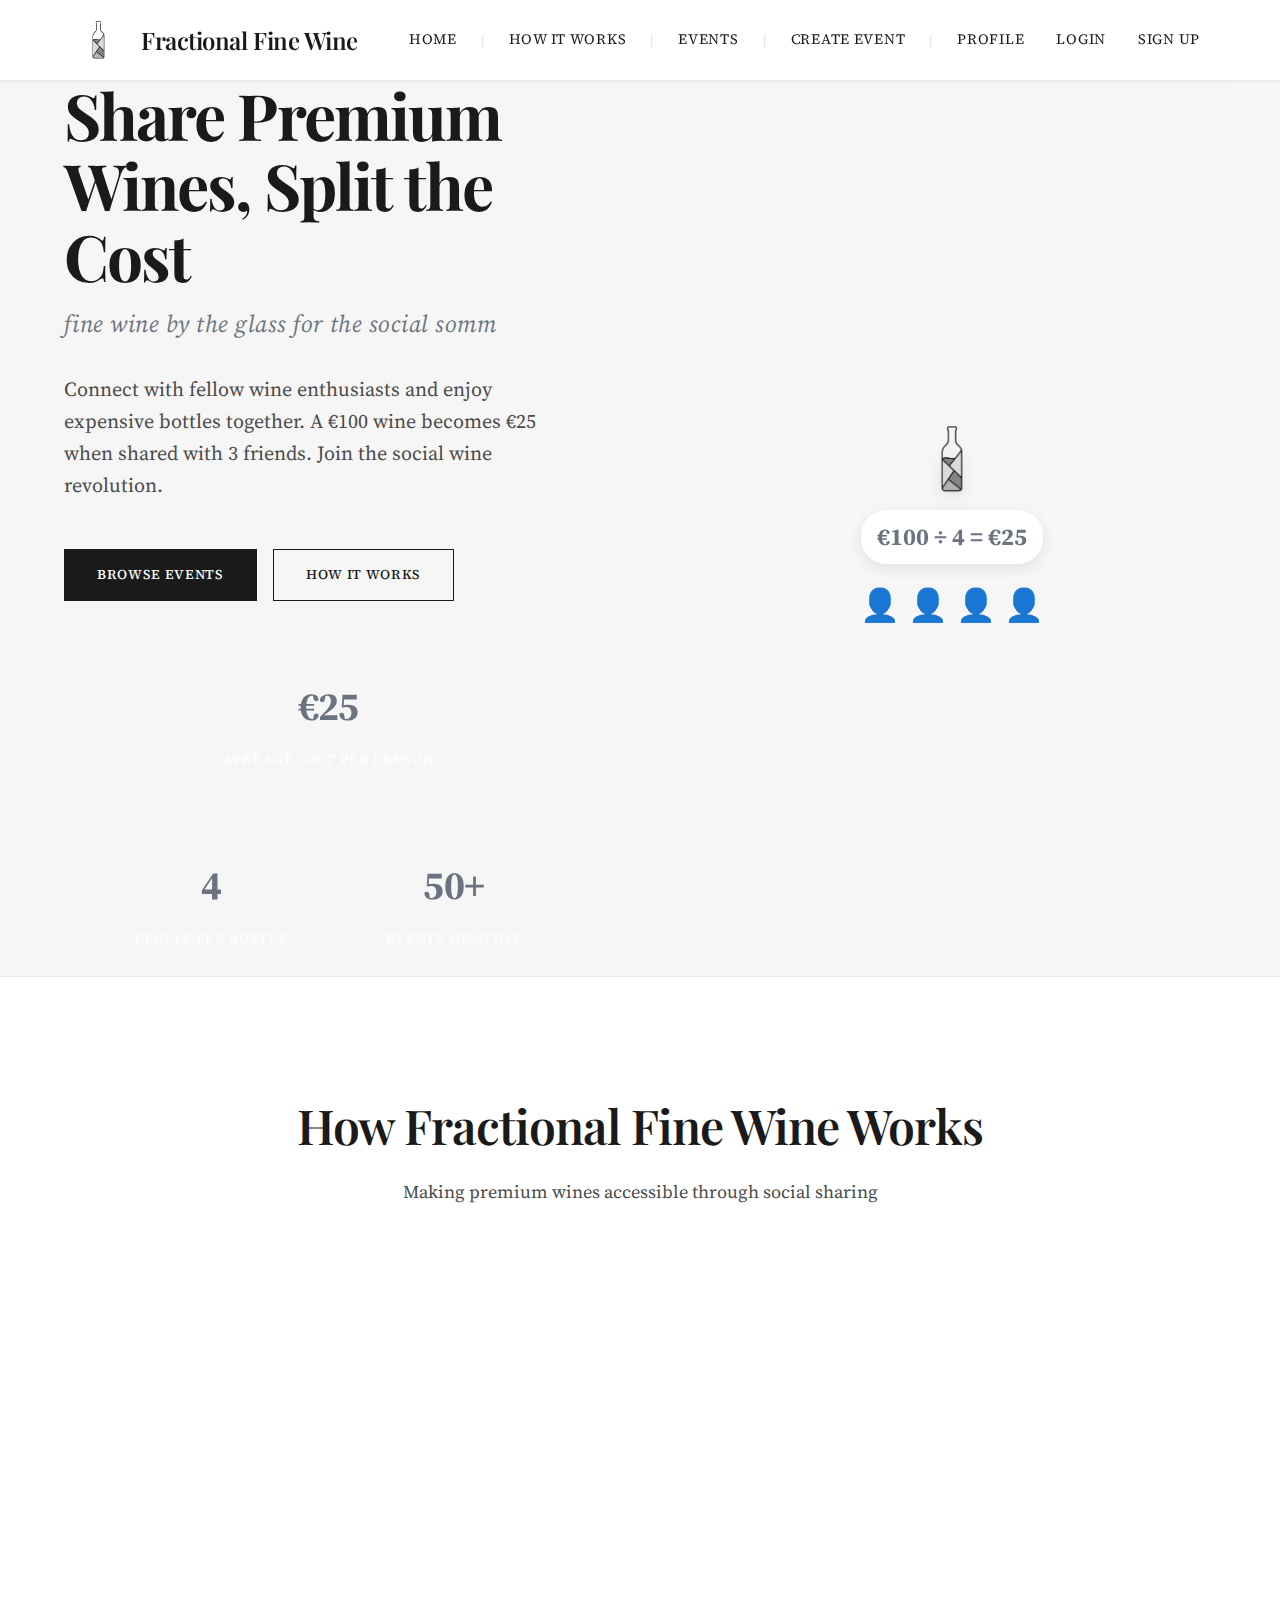
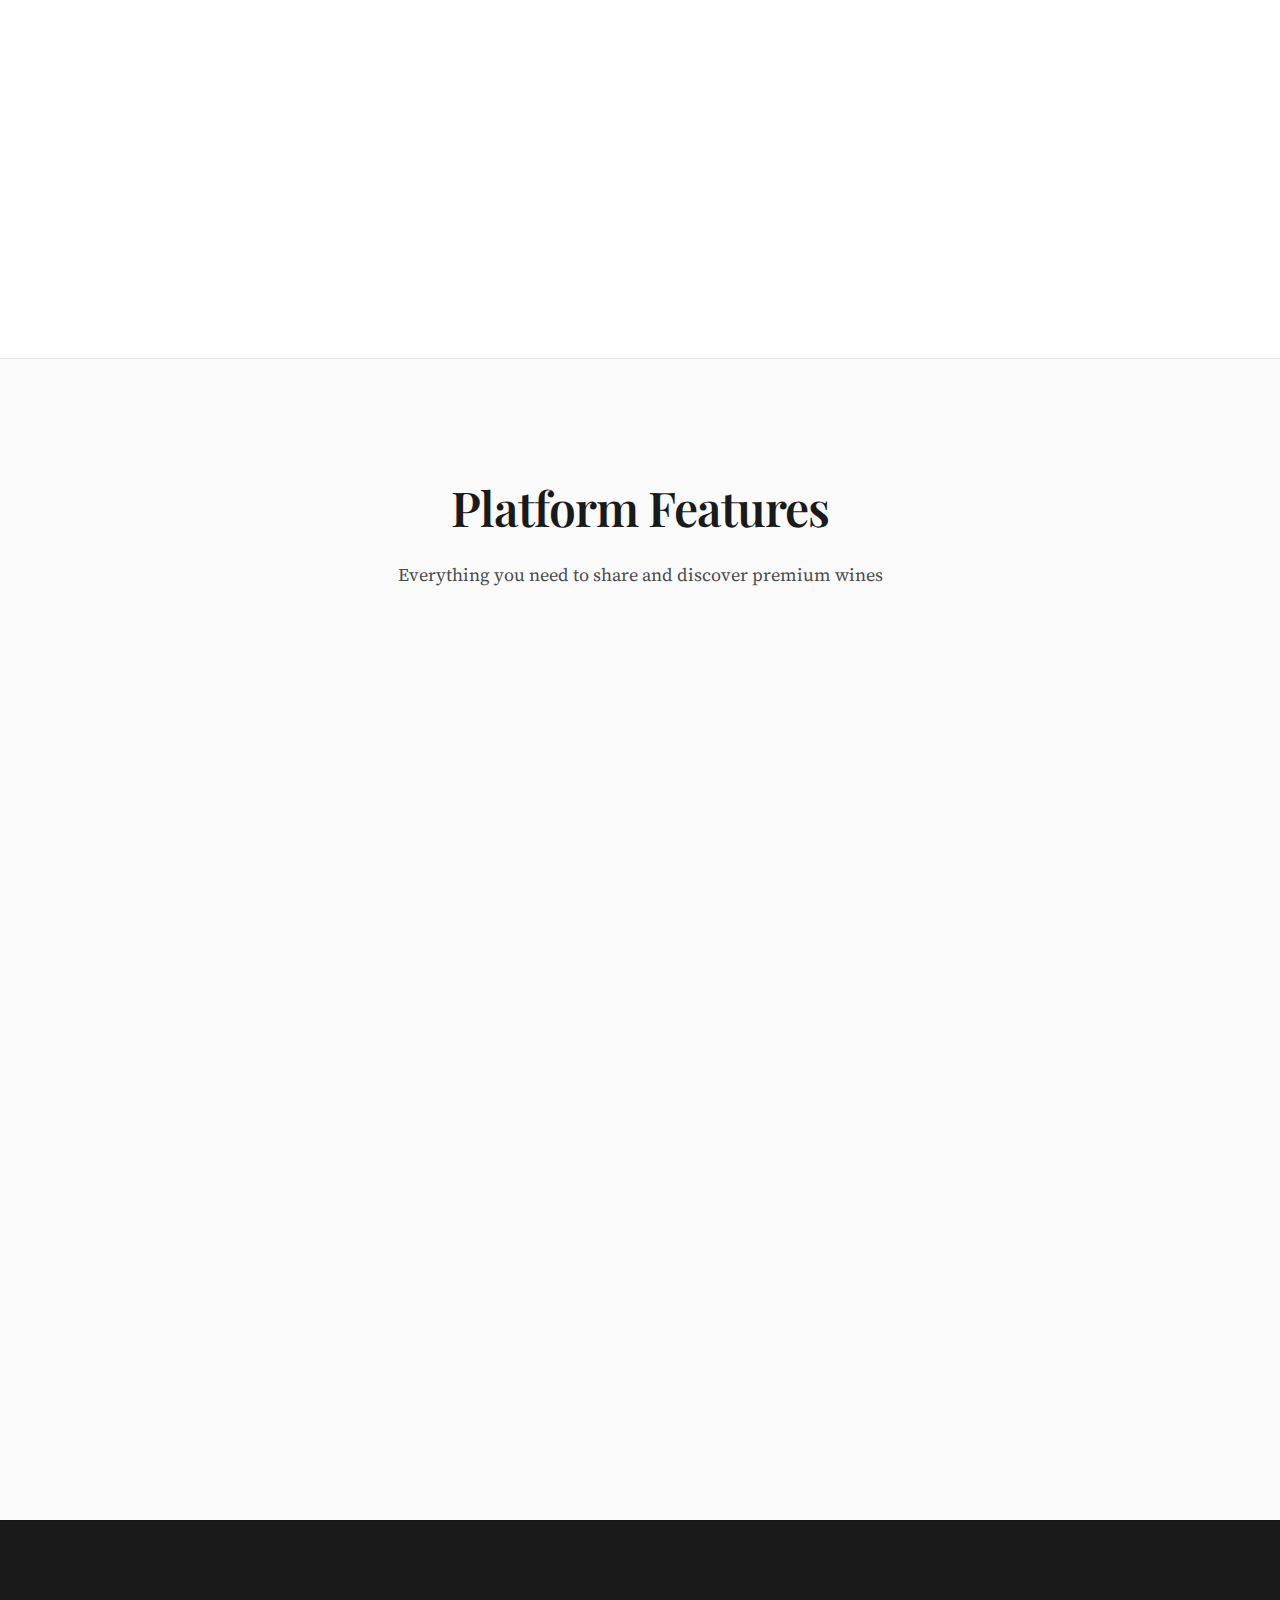
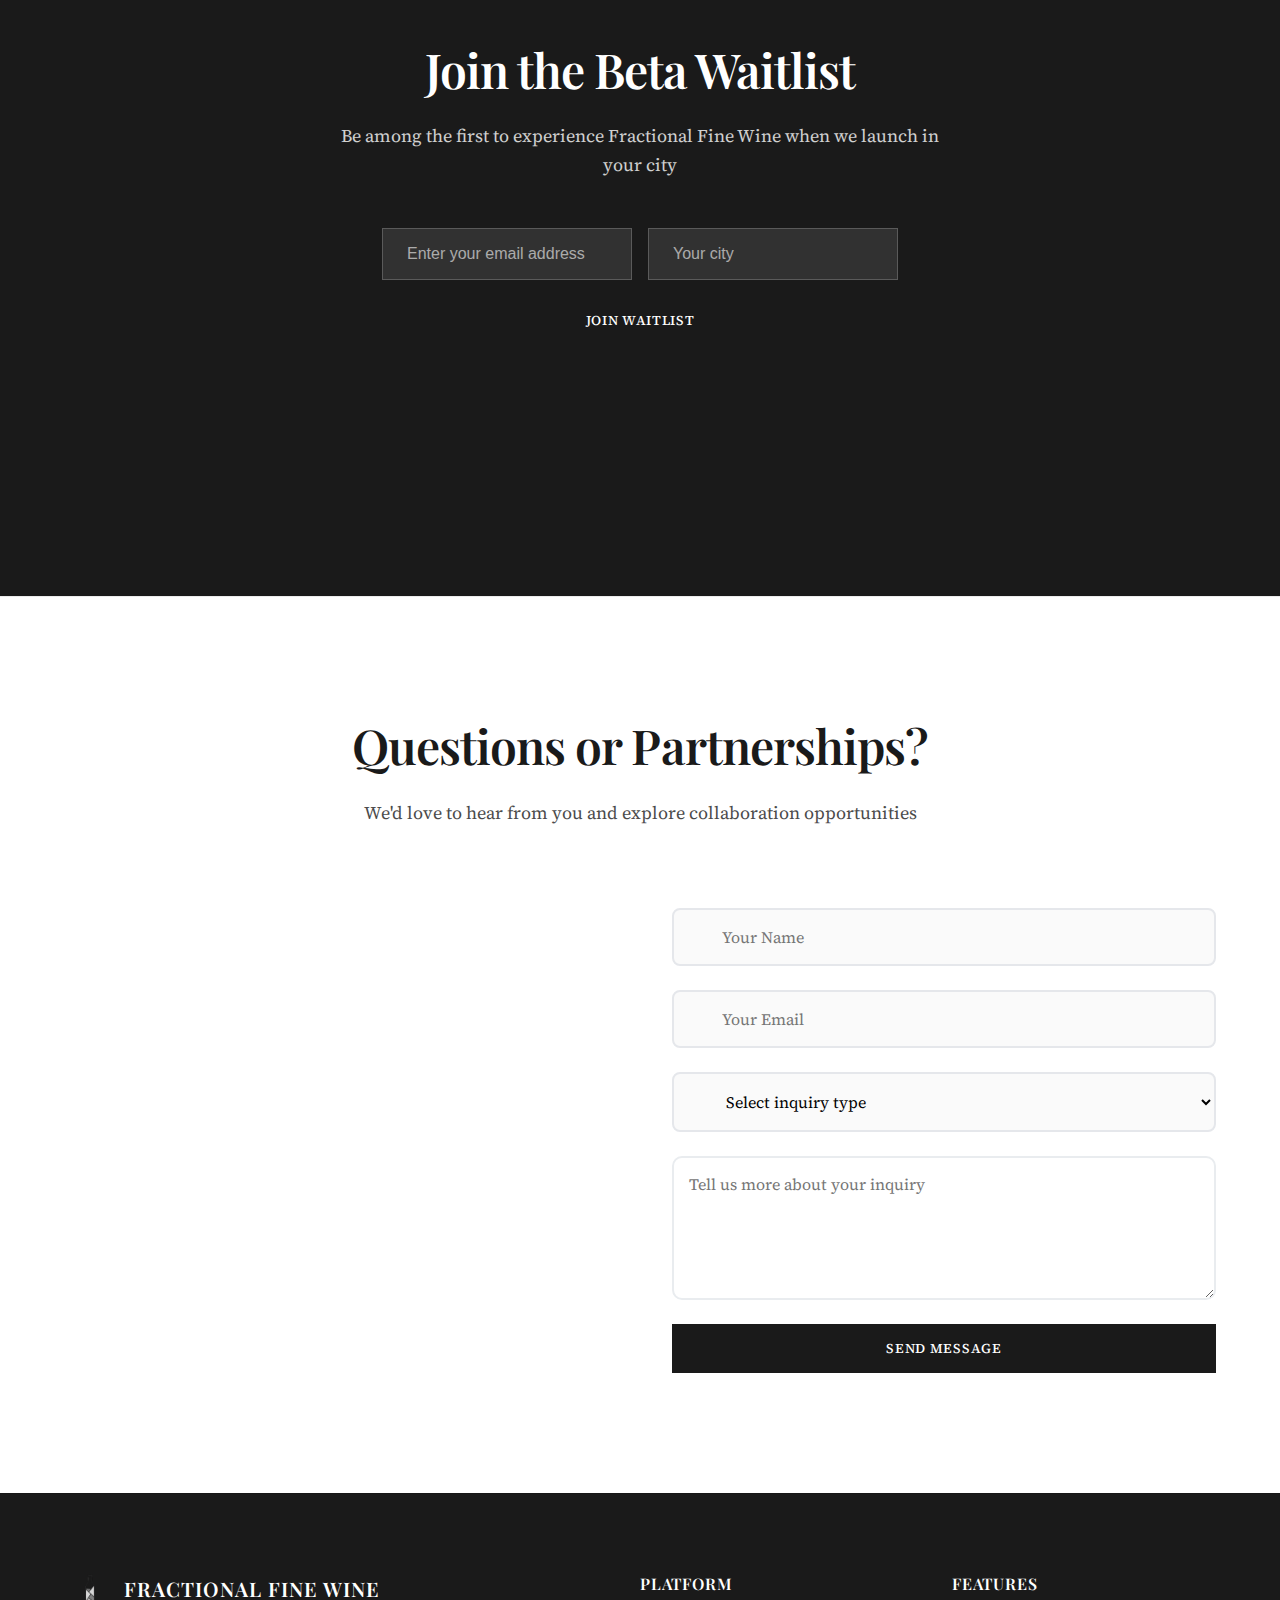
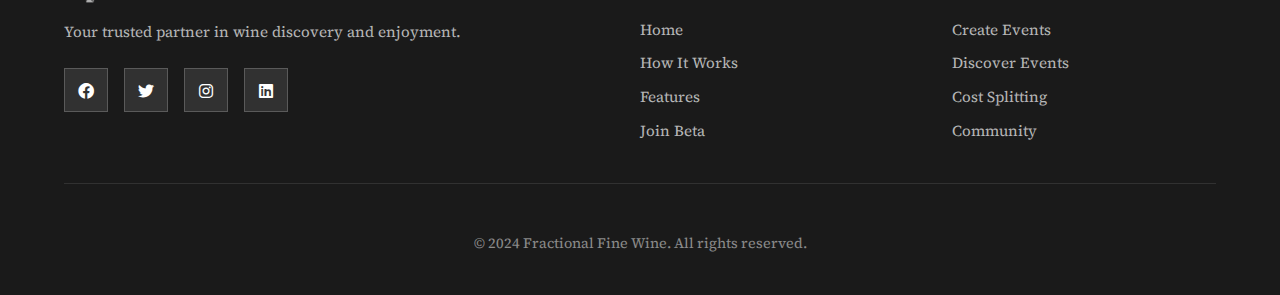
<file: index.html>
<!DOCTYPE html>
<html lang="en">
<head>
    <meta charset="UTF-8">
    <meta name="viewport" content="width=device-width, initial-scale=1.0">
    <title>Fractional Fine Wine - Welcome</title>
    <link rel="icon" type="image/png" href="logo1.png">
    <link rel="stylesheet" href="styles.css">
    <link href="https://fonts.googleapis.com/css2?family=Inter:wght@300;400;500;600;700&display=swap" rel="stylesheet">
    <link href="https://fonts.googleapis.com/css2?family=Playfair+Display:wght@400;500;600;700&display=swap" rel="stylesheet">
    <link href="https://fonts.googleapis.com/css2?family=Source+Serif+Pro:wght@300;400;600;700&display=swap" rel="stylesheet">
    <link rel="stylesheet" href="https://cdnjs.cloudflare.com/ajax/libs/font-awesome/6.0.0/css/all.min.css">
</head>
<body>
    <!-- Navigation -->
    <nav class="navbar">
        <div class="nav-container">
            <div class="nav-logo">
                <img src="logo1.png" alt="Fractional Fine Wine Logo" class="logo">
                <h2>Fractional Fine Wine</h2>
            </div>
            <ul class="nav-menu">
                <li class="nav-item">
                    <a href="#home" class="nav-link">Home</a>
                </li>
                <li class="nav-separator">|</li>
                <li class="nav-item">
                    <a href="#about" class="nav-link">How It Works</a>
                </li>
                <li class="nav-separator">|</li>
                <li class="nav-item">
                    <a href="events.html" class="nav-link">Events</a>
                </li>
                <li class="nav-separator">|</li>
                <li class="nav-item">
                    <a href="create-event.html" class="nav-link">Create Event</a>
                </li>
                <li class="nav-separator">|</li>
                <li class="nav-item">
                    <a href="profile.html" class="nav-link">Profile</a>
                </li>
            </ul>
            <div class="hamburger">
                <span class="bar"></span>
                <span class="bar"></span>
                <span class="bar"></span>
            </div>
        </div>
    </nav>

    <!-- Hero Section -->
    <section id="home" class="hero">
        <div class="hero-container">
            <div class="hero-content">
                <h1 class="hero-title">Share Premium Wines, Split the Cost</h1>
                <p class="hero-tagline">fine wine by the glass for the social somm</p>
                <p class="hero-description">
                    Connect with fellow wine enthusiasts and enjoy expensive bottles together. 
                    A €100 wine becomes €25 when shared with 3 friends. Join the social wine revolution.
                </p>
                <div class="hero-buttons">
                    <a href="events.html" class="btn btn-primary">Browse Events</a>
                    <a href="#about" class="btn btn-secondary">How It Works</a>
                </div>
                <div class="hero-stats">
                    <div class="stat-item">
                        <span class="stat-number">€25</span>
                        <span class="stat-label">Average cost per person</span>
                    </div>
                    <div class="stat-item">
                        <span class="stat-number">4</span>
                        <span class="stat-label">People per bottle</span>
                    </div>
                    <div class="stat-item">
                        <span class="stat-number">50+</span>
                        <span class="stat-label">Events monthly</span>
                    </div>
                </div>
            </div>
            <div class="hero-image">
                <div class="wine-sharing-visual">
                    <div class="bottle-group">
                        <div class="wine-bottle">
                            <img src="logo1.png" alt="Wine Bottle" class="bottle-logo">
                        </div>
                        <div class="cost-split">€100 ÷ 4 = €25</div>
                        <div class="people-group">
                            <div class="person">👤</div>
                            <div class="person">👤</div>
                            <div class="person">👤</div>
                            <div class="person">👤</div>
                        </div>
                    </div>
                </div>
            </div>
        </div>
    </section>

    <!-- About Section -->
    <section id="about" class="about">
        <div class="container">
            <div class="section-header">
                <h2>How Fractional Fine Wine Works</h2>
                <p>Making premium wines accessible through social sharing</p>
            </div>
            <div class="about-content">
                <div class="about-text">
                    <h3>The Problem We Solve</h3>
                    <p>
                        Fine wine is expensive and often intimidating. A €100 bottle feels like a luxury 
                        purchase, but when shared among 4 people, it becomes an affordable €25 experience. 
                        Fractional Fine Wine democratizes access to premium wines by connecting enthusiasts who 
                        want to taste exceptional bottles together.
                    </p>
                    <p>
                        Our platform makes wine discovery social, affordable, and memorable. Instead of 
                        buying expensive bottles alone, join events where you can taste multiple premium 
                        wines for a fraction of the cost.
                    </p>
                </div>
                <div class="about-stats">
                    <div class="stat">
                        <h3>€25</h3>
                        <p>Average Cost Per Person</p>
                    </div>
                    <div class="stat">
                        <h3>4-6</h3>
                        <p>People Per Bottle</p>
                    </div>
                    <div class="stat">
                        <h3>€100+</h3>
                        <p>Bottles Shared Monthly</p>
                    </div>
                </div>
            </div>
        </div>
    </section>

    <!-- Features Section -->
    <section id="features" class="features">
        <div class="container">
            <div class="section-header">
                <h2>Platform Features</h2>
                <p>Everything you need to share and discover premium wines</p>
            </div>
            <div class="features-grid">
                <div class="feature-card">
                    <div class="feature-icon">
                        <i class="fas fa-plus-circle"></i>
                    </div>
                    <h3>Create Events</h3>
                    <p>Host wine-sharing events in your area. Set the bottle, price, and number of participants. We handle the rest.</p>
                </div>
                <div class="feature-card">
                    <div class="feature-icon">
                        <i class="fas fa-search"></i>
                    </div>
                    <h3>Discover Events</h3>
                    <p>Browse upcoming wine events near you. Filter by wine type, price range, and location to find your perfect match.</p>
                </div>
                <div class="feature-card">
                    <div class="feature-icon">
                        <i class="fas fa-euro-sign"></i>
                    </div>
                    <h3>Automated Splitting</h3>
                    <p>Our platform automatically calculates and processes payments. No awkward money discussions - just pure wine enjoyment.</p>
                </div>
                <div class="feature-card">
                    <div class="feature-icon">
                        <i class="fas fa-users"></i>
                    </div>
                    <h3>Build Community</h3>
                    <p>Connect with fellow wine enthusiasts, share tasting notes, and build lasting friendships over shared bottles.</p>
                </div>
            </div>
        </div>
    </section>

    <!-- Beta Waitlist Section -->
    <section id="beta" class="beta">
        <div class="container">
            <div class="beta-content">
                <h2>Join the Beta Waitlist</h2>
                <p>Be among the first to experience Fractional Fine Wine when we launch in your city</p>
                <div class="beta-form">
                    <input type="email" placeholder="Enter your email address" class="beta-input">
                    <input type="text" placeholder="Your city" class="beta-input">
                    <button class="btn btn-primary">Join Waitlist</button>
                </div>
                <div class="beta-benefits">
                    <div class="benefit">
                        <i class="fas fa-gift"></i>
                        <span>Early access to premium events</span>
                    </div>
                    <div class="benefit">
                        <i class="fas fa-percentage"></i>
                        <span>50% off first 3 events</span>
                    </div>
                    <div class="benefit">
                        <i class="fas fa-crown"></i>
                        <span>Founding member status</span>
                    </div>
                </div>
            </div>
        </div>
    </section>

    <!-- Contact Section -->
    <section id="contact" class="contact">
        <div class="container">
            <div class="section-header">
                <h2>Questions or Partnerships?</h2>
                <p>We'd love to hear from you and explore collaboration opportunities</p>
            </div>
            <div class="contact-content">
                <div class="contact-info">
                    <div class="contact-item">
                        <i class="fas fa-envelope"></i>
                        <div>
                            <h4>General Inquiries</h4>
                            <p>hello@socialsomm.com</p>
                        </div>
                    </div>
                    <div class="contact-item">
                        <i class="fas fa-handshake"></i>
                        <div>
                            <h4>Partnerships</h4>
                            <p>partners@socialsomm.com</p>
                        </div>
                    </div>
                    <div class="contact-item">
                        <i class="fas fa-map-marker-alt"></i>
                        <div>
                            <h4>Launch Cities</h4>
                            <p>Amsterdam, Berlin, Paris, London</p>
                        </div>
                    </div>
                </div>
                <form class="contact-form">
                    <div class="form-group">
                        <input type="text" id="name" name="name" placeholder="Your Name" required>
                    </div>
                    <div class="form-group">
                        <input type="email" id="email" name="email" placeholder="Your Email" required>
                    </div>
                    <div class="form-group">
                        <select id="inquiry" name="inquiry" required>
                            <option value="">Select inquiry type</option>
                            <option value="general">General Question</option>
                            <option value="partnership">Partnership Opportunity</option>
                            <option value="press">Press Inquiry</option>
                            <option value="investor">Investment Inquiry</option>
                        </select>
                    </div>
                    <div class="form-group">
                        <textarea id="message" name="message" placeholder="Tell us more about your inquiry" rows="5" required></textarea>
                    </div>
                    <button type="submit" class="btn btn-primary">Send Message</button>
                </form>
            </div>
        </div>
    </section>

    <!-- Footer -->
    <footer class="footer">
        <div class="container">
            <div class="footer-content">
                <div class="footer-section">
                    <div class="footer-logo">
                        <img src="logo1.png" alt="Fractional Fine Wine Logo" class="footer-logo-img">
                        <h3>Fractional Fine Wine</h3>
                    </div>
                    <p>Your trusted partner in wine discovery and enjoyment.</p>
                    <div class="social-links">
                        <a href="#"><i class="fab fa-facebook"></i></a>
                        <a href="#"><i class="fab fa-twitter"></i></a>
                        <a href="#"><i class="fab fa-instagram"></i></a>
                        <a href="#"><i class="fab fa-linkedin"></i></a>
                    </div>
                </div>
                <div class="footer-section">
                    <h4>Platform</h4>
                    <ul>
                        <li><a href="#home">Home</a></li>
                        <li><a href="#about">How It Works</a></li>
                        <li><a href="#features">Features</a></li>
                        <li><a href="#beta">Join Beta</a></li>
                    </ul>
                </div>
                <div class="footer-section">
                    <h4>Features</h4>
                    <ul>
                        <li><a href="#">Create Events</a></li>
                        <li><a href="#">Discover Events</a></li>
                        <li><a href="#">Cost Splitting</a></li>
                        <li><a href="#">Community</a></li>
                    </ul>
                </div>
            </div>
            <div class="footer-bottom">
                <p>&copy; 2024 Fractional Fine Wine. All rights reserved.</p>
            </div>
        </div>
    </footer>

    <script src="script.js"></script>
</body>
</html>
</file>
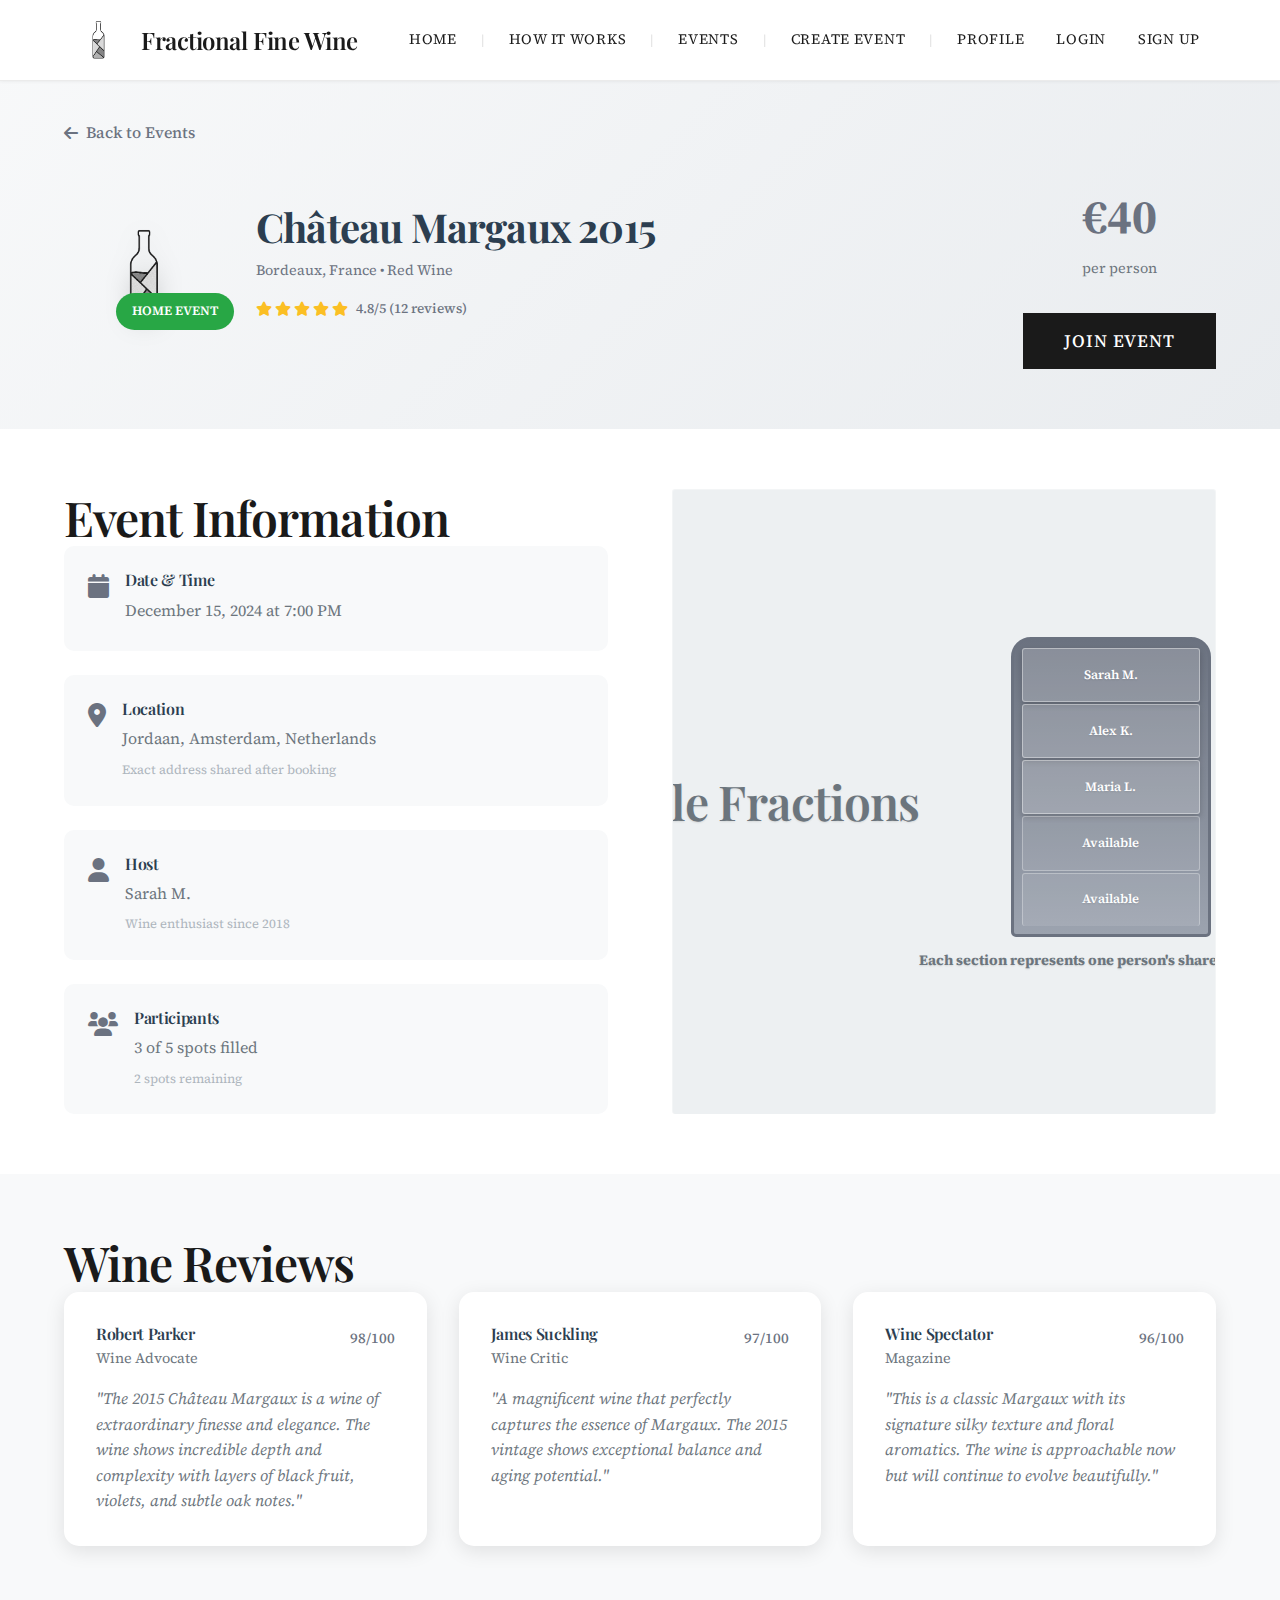
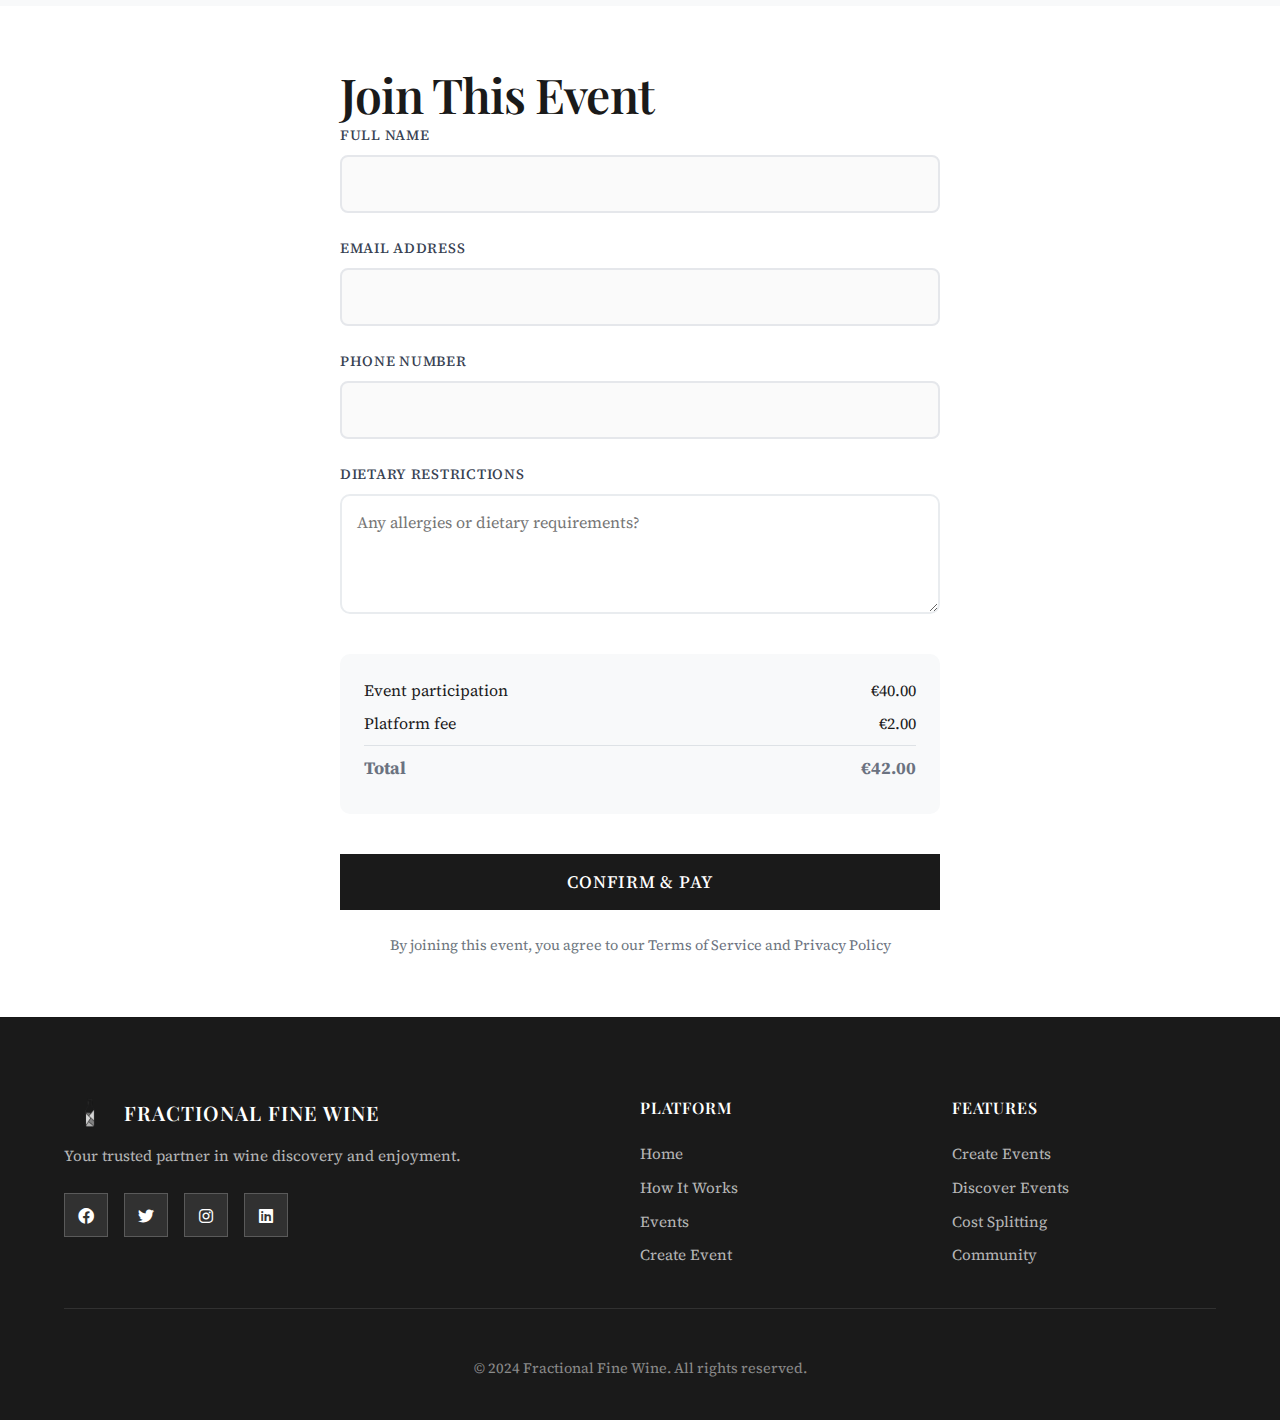
<file: event-detail.html>
<!DOCTYPE html>
<html lang="en">
<head>
    <meta charset="UTF-8">
    <meta name="viewport" content="width=device-width, initial-scale=1.0">
    <title>Château Margaux 2015 - Fractional Fine Wine</title>
    <link rel="icon" type="image/png" href="logo1.png">
    <link rel="stylesheet" href="styles.css">
    <link href="https://fonts.googleapis.com/css2?family=Inter:wght@300;400;500;600;700&display=swap" rel="stylesheet">
    <link href="https://fonts.googleapis.com/css2?family=Playfair+Display:wght@400;500;600;700&display=swap" rel="stylesheet">
    <link href="https://fonts.googleapis.com/css2?family=Source+Serif+Pro:wght@300;400;600;700&display=swap" rel="stylesheet">
    <link rel="stylesheet" href="https://cdnjs.cloudflare.com/ajax/libs/font-awesome/6.0.0/css/all.min.css">
</head>
<body>
    <!-- Navigation -->
    <nav class="navbar">
        <div class="nav-container">
            <div class="nav-logo">
                <img src="logo1.png" alt="Fractional Fine Wine Logo" class="logo">
                <h2>Fractional Fine Wine</h2>
            </div>
            <ul class="nav-menu">
                <li class="nav-item">
                    <a href="index.html" class="nav-link">Home</a>
                </li>
                <li class="nav-separator">|</li>
                <li class="nav-item">
                    <a href="index.html#about" class="nav-link">How It Works</a>
                </li>
                <li class="nav-separator">|</li>
                <li class="nav-item">
                    <a href="events.html" class="nav-link">Events</a>
                </li>
                <li class="nav-separator">|</li>
                <li class="nav-item">
                    <a href="create-event.html" class="nav-link">Create Event</a>
                </li>
                <li class="nav-separator">|</li>
                <li class="nav-item">
                    <a href="profile.html" class="nav-link">Profile</a>
                </li>
            </ul>
            <div class="hamburger">
                <span class="bar"></span>
                <span class="bar"></span>
                <span class="bar"></span>
            </div>
        </div>
    </nav>

    <!-- Event Detail Header -->
    <section class="event-detail-header">
        <div class="container">
            <div class="breadcrumb">
                <a href="events.html"><i class="fas fa-arrow-left"></i> Back to Events</a>
            </div>
            <div class="event-header-content">
                <div class="wine-info">
                    <div class="wine-image">
                        <div class="wine-bottle-large">
                            <img src="logo1.png" alt="Wine Bottle" class="bottle-logo-large">
                        </div>
                        <div class="event-type-badge home">Home Event</div>
                    </div>
                    <div class="wine-details">
                        <h1>Château Margaux 2015</h1>
                        <p class="wine-region">Bordeaux, France • Red Wine</p>
                        <div class="wine-rating">
                            <div class="stars">
                                <i class="fas fa-star"></i>
                                <i class="fas fa-star"></i>
                                <i class="fas fa-star"></i>
                                <i class="fas fa-star"></i>
                                <i class="fas fa-star"></i>
                            </div>
                            <span>4.8/5 (12 reviews)</span>
                        </div>
                    </div>
                </div>
                <div class="event-actions">
                    <div class="price-display">
                        <span class="price-large">€40</span>
                        <span class="price-label">per person</span>
                    </div>
                    <button class="btn btn-primary btn-large">Join Event</button>
                </div>
            </div>
        </div>
    </section>

    <!-- Event Details -->
    <section class="event-details">
        <div class="container">
            <div class="event-details-grid">
                <div class="event-info-section">
                    <h2>Event Information</h2>
                    <div class="info-grid">
                        <div class="info-card">
                            <i class="fas fa-calendar"></i>
                            <div>
                                <h4>Date & Time</h4>
                                <p>December 15, 2024 at 7:00 PM</p>
                            </div>
                        </div>
                        <div class="info-card">
                            <i class="fas fa-map-marker-alt"></i>
                            <div>
                                <h4>Location</h4>
                                <p>Jordaan, Amsterdam, Netherlands</p>
                                <small>Exact address shared after booking</small>
                            </div>
                        </div>
                        <div class="info-card">
                            <i class="fas fa-user"></i>
                            <div>
                                <h4>Host</h4>
                                <p>Sarah M.</p>
                                <small>Wine enthusiast since 2018</small>
                            </div>
                        </div>
                        <div class="info-card">
                            <i class="fas fa-users"></i>
                            <div>
                                <h4>Participants</h4>
                                <p>3 of 5 spots filled</p>
                                <small>2 spots remaining</small>
                            </div>
                        </div>
                    </div>
                </div>

                <div class="fraction-section">
                    <h2>Bottle Fractions</h2>
                    <div class="fraction-visual">
                        <div class="bottle-outline">
                            <div class="fraction-sections">
                                <div class="fraction-section filled" data-fraction="1">
                                    <span class="fraction-label">Sarah M.</span>
                                </div>
                                <div class="fraction-section filled" data-fraction="2">
                                    <span class="fraction-label">Alex K.</span>
                                </div>
                                <div class="fraction-section filled" data-fraction="3">
                                    <span class="fraction-label">Maria L.</span>
                                </div>
                                <div class="fraction-section available" data-fraction="4">
                                    <span class="fraction-label">Available</span>
                                </div>
                                <div class="fraction-section available" data-fraction="5">
                                    <span class="fraction-label">Available</span>
                                </div>
                            </div>
                        </div>
                        <p class="fraction-description">Each section represents one person's share of the bottle</p>
                    </div>
                </div>
            </div>
        </div>
    </section>

    <!-- Wine Reviews -->
    <section class="wine-reviews">
        <div class="container">
            <h2>Wine Reviews</h2>
            <div class="reviews-grid">
                <div class="review-card">
                    <div class="review-header">
                        <div class="reviewer-info">
                            <h4>Robert Parker</h4>
                            <p>Wine Advocate</p>
                        </div>
                        <div class="review-rating">
                            <span>98/100</span>
                        </div>
                    </div>
                    <p class="review-text">"The 2015 Château Margaux is a wine of extraordinary finesse and elegance. The wine shows incredible depth and complexity with layers of black fruit, violets, and subtle oak notes."</p>
                </div>
                <div class="review-card">
                    <div class="review-header">
                        <div class="reviewer-info">
                            <h4>James Suckling</h4>
                            <p>Wine Critic</p>
                        </div>
                        <div class="review-rating">
                            <span>97/100</span>
                        </div>
                    </div>
                    <p class="review-text">"A magnificent wine that perfectly captures the essence of Margaux. The 2015 vintage shows exceptional balance and aging potential."</p>
                </div>
                <div class="review-card">
                    <div class="review-header">
                        <div class="reviewer-info">
                            <h4>Wine Spectator</h4>
                            <p>Magazine</p>
                        </div>
                        <div class="review-rating">
                            <span>96/100</span>
                        </div>
                    </div>
                    <p class="review-text">"This is a classic Margaux with its signature silky texture and floral aromatics. The wine is approachable now but will continue to evolve beautifully."</p>
                </div>
            </div>
        </div>
    </section>

    <!-- Join Event Form -->
    <section class="join-event-section">
        <div class="container">
            <div class="join-form-container">
                <h2>Join This Event</h2>
                <form class="join-event-form">
                    <div class="form-group">
                        <label for="name">Full Name</label>
                        <input type="text" id="name" name="name" required>
                    </div>
                    <div class="form-group">
                        <label for="email">Email Address</label>
                        <input type="email" id="email" name="email" required>
                    </div>
                    <div class="form-group">
                        <label for="phone">Phone Number</label>
                        <input type="tel" id="phone" name="phone" required>
                    </div>
                    <div class="form-group">
                        <label for="dietary">Dietary Restrictions</label>
                        <textarea id="dietary" name="dietary" placeholder="Any allergies or dietary requirements?"></textarea>
                    </div>
                    <div class="payment-summary">
                        <div class="payment-line">
                            <span>Event participation</span>
                            <span>€40.00</span>
                        </div>
                        <div class="payment-line">
                            <span>Platform fee</span>
                            <span>€2.00</span>
                        </div>
                        <div class="payment-line total">
                            <span>Total</span>
                            <span>€42.00</span>
                        </div>
                    </div>
                    <button type="submit" class="btn btn-primary btn-large">Confirm & Pay</button>
                    <p class="terms">By joining this event, you agree to our <a href="#">Terms of Service</a> and <a href="#">Privacy Policy</a></p>
                </form>
            </div>
        </div>
    </section>

    <!-- Footer -->
    <footer class="footer">
        <div class="container">
            <div class="footer-content">
                <div class="footer-section">
                    <div class="footer-logo">
                        <img src="logo1.png" alt="Fractional Fine Wine Logo" class="footer-logo-img">
                        <h3>Fractional Fine Wine</h3>
                    </div>
                    <p>Your trusted partner in wine discovery and enjoyment.</p>
                    <div class="social-links">
                        <a href="#"><i class="fab fa-facebook"></i></a>
                        <a href="#"><i class="fab fa-twitter"></i></a>
                        <a href="#"><i class="fab fa-instagram"></i></a>
                        <a href="#"><i class="fab fa-linkedin"></i></a>
                    </div>
                </div>
                <div class="footer-section">
                    <h4>Platform</h4>
                    <ul>
                        <li><a href="index.html">Home</a></li>
                        <li><a href="index.html#about">How It Works</a></li>
                        <li><a href="events.html">Events</a></li>
                        <li><a href="create-event.html">Create Event</a></li>
                    </ul>
                </div>
                <div class="footer-section">
                    <h4>Features</h4>
                    <ul>
                        <li><a href="#">Create Events</a></li>
                        <li><a href="#">Discover Events</a></li>
                        <li><a href="#">Cost Splitting</a></li>
                        <li><a href="#">Community</a></li>
                    </ul>
                </div>
            </div>
            <div class="footer-bottom">
                <p>&copy; 2024 Fractional Fine Wine. All rights reserved.</p>
            </div>
        </div>
    </footer>

    <script src="script.js"></script>
</body>
</html>
</file>
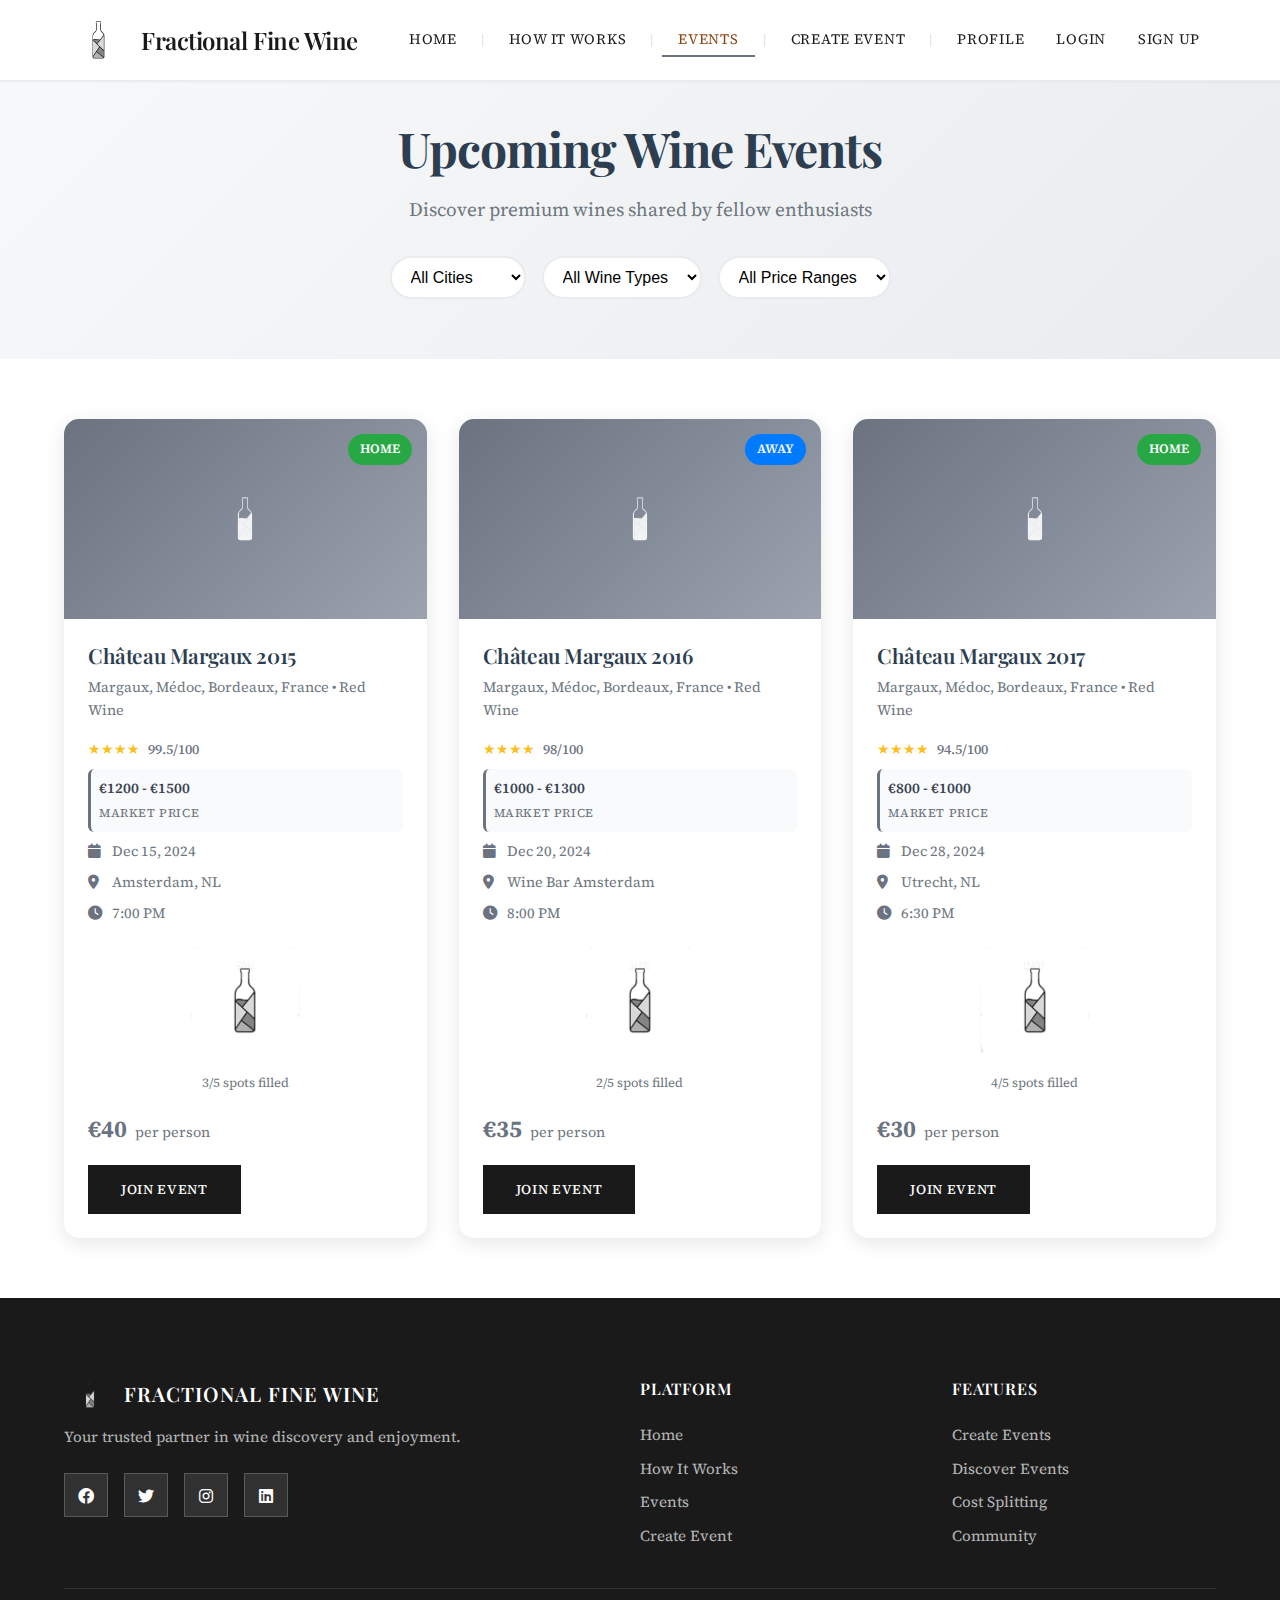
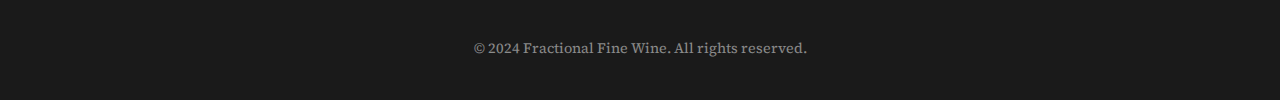
<file: events.html>
<!DOCTYPE html>
<html lang="en">
<head>
    <meta charset="UTF-8">
    <meta name="viewport" content="width=device-width, initial-scale=1.0">
    <title>Wine Events - Fractional Fine Wine</title>
    <link rel="icon" type="image/png" href="logo1.png">
    <link rel="stylesheet" href="styles.css">
    <link href="https://fonts.googleapis.com/css2?family=Inter:wght@300;400;500;600;700&display=swap" rel="stylesheet">
    <link href="https://fonts.googleapis.com/css2?family=Playfair+Display:wght@400;500;600;700&display=swap" rel="stylesheet">
    <link href="https://fonts.googleapis.com/css2?family=Source+Serif+Pro:wght@300;400;600;700&display=swap" rel="stylesheet">
    <link rel="stylesheet" href="https://cdnjs.cloudflare.com/ajax/libs/font-awesome/6.0.0/css/all.min.css">
    <script src="wine-database.js"></script>
</head>
<body>
    <!-- Navigation -->
    <nav class="navbar">
        <div class="nav-container">
            <div class="nav-logo">
                <img src="logo1.png" alt="Fractional Fine Wine Logo" class="logo">
                <h2>Fractional Fine Wine</h2>
            </div>
            <ul class="nav-menu">
                <li class="nav-item">
                    <a href="index.html" class="nav-link">Home</a>
                </li>
                <li class="nav-separator">|</li>
                <li class="nav-item">
                    <a href="index.html#about" class="nav-link">How It Works</a>
                </li>
                <li class="nav-separator">|</li>
                <li class="nav-item">
                    <a href="events.html" class="nav-link active">Events</a>
                </li>
                <li class="nav-separator">|</li>
                <li class="nav-item">
                    <a href="create-event.html" class="nav-link">Create Event</a>
                </li>
                <li class="nav-separator">|</li>
                <li class="nav-item">
                    <a href="profile.html" class="nav-link">Profile</a>
                </li>
            </ul>
            <div class="hamburger">
                <span class="bar"></span>
                <span class="bar"></span>
                <span class="bar"></span>
            </div>
        </div>
    </nav>

    <!-- Events Header -->
    <section class="events-header">
        <div class="container">
            <h1>Upcoming Wine Events</h1>
            <p>Discover premium wines shared by fellow enthusiasts</p>
            <div class="filters">
                <select class="filter-select">
                    <option value="">All Cities</option>
                    <option value="amsterdam">Amsterdam</option>
                    <option value="berlin">Berlin</option>
                    <option value="paris">Paris</option>
                    <option value="london">London</option>
                </select>
                <select class="filter-select">
                    <option value="">All Wine Types</option>
                    <option value="red">Red Wine</option>
                    <option value="white">White Wine</option>
                    <option value="champagne">Champagne</option>
                    <option value="dessert">Dessert Wine</option>
                </select>
                <select class="filter-select">
                    <option value="">All Price Ranges</option>
                    <option value="0-50">€0 - €50</option>
                    <option value="50-100">€50 - €100</option>
                    <option value="100-200">€100 - €200</option>
                    <option value="200+">€200+</option>
                </select>
            </div>
        </div>
    </section>

    <!-- Events Grid -->
    <section class="events-grid-section">
        <div class="container">
            <div class="events-grid" id="eventsGrid">
                <!-- Event Card 1 -->
                <div class="event-card">
                    <div class="event-image">
                        <div class="wine-bottle-icon">
                            <img src="logo1.png" alt="Wine Bottle" class="bottle-logo">
                        </div>
                        <div class="event-type home">Home</div>
                    </div>
                    <div class="event-content">
                        <h3>Château Margaux 2015</h3>
                        <p class="wine-details">Bordeaux, France • Red Wine</p>
                        <div class="event-info">
                            <div class="info-item">
                                <i class="fas fa-calendar"></i>
                                <span>Dec 15, 2024</span>
                            </div>
                            <div class="info-item">
                                <i class="fas fa-map-marker-alt"></i>
                                <span>Amsterdam, NL</span>
                            </div>
                            <div class="info-item">
                                <i class="fas fa-clock"></i>
                                <span>7:00 PM</span>
                            </div>
                        </div>
                        <div class="fraction-display">
                            <div class="fraction-triangle">
                                <div class="fraction-sections triangular">
                                    <div class="fraction-section filled" data-user="Sarah M." title="Sarah M.">S</div>
                                    <div class="fraction-section filled" data-user="James L." title="James L.">J</div>
                                    <div class="fraction-section filled" data-user="Emma K." title="Emma K.">E</div>
                                    <div class="fraction-section available" data-user="" title="Available">+</div>
                                    <div class="fraction-section available" data-user="" title="Available">+</div>
                                </div>
                            </div>
                            <span class="fraction-text">3/5 spots filled</span>
                        </div>
                        <div class="event-pricing">
                            <span class="price">€40</span>
                            <span class="price-label">per person</span>
                        </div>
                        <button class="btn btn-primary">Join Event</button>
                    </div>
                </div>

                <!-- Event Card 2 -->
                <div class="event-card">
                    <div class="event-image">
                        <div class="wine-bottle-icon">
                            <img src="logo1.png" alt="Wine Bottle" class="bottle-logo">
                        </div>
                        <div class="event-type away">Away</div>
                    </div>
                    <div class="event-content">
                        <h3>Dom Pérignon 2013</h3>
                        <p class="wine-details">Champagne, France • Sparkling</p>
                        <div class="event-info">
                            <div class="info-item">
                                <i class="fas fa-calendar"></i>
                                <span>Dec 18, 2024</span>
                            </div>
                            <div class="info-item">
                                <i class="fas fa-map-marker-alt"></i>
                                <span>Berlin, DE</span>
                            </div>
                            <div class="info-item">
                                <i class="fas fa-clock"></i>
                                <span>8:00 PM</span>
                            </div>
                        </div>
                        <div class="fraction-display">
                            <div class="fraction-triangle">
                                <div class="fraction-sections triangular">
                                    <div class="fraction-section filled" data-user="Michael R." title="Michael R.">M</div>
                                    <div class="fraction-section filled" data-user="Lisa P." title="Lisa P.">L</div>
                                    <div class="fraction-section available" data-user="" title="Available">+</div>
                                    <div class="fraction-section available" data-user="" title="Available">+</div>
                                    <div class="fraction-section available" data-user="" title="Available">+</div>
                                </div>
                            </div>
                            <span class="fraction-text">2/5 spots filled</span>
                        </div>
                        <div class="event-pricing">
                            <span class="price">€75</span>
                            <span class="price-label">per person</span>
                        </div>
                        <button class="btn btn-primary">Join Event</button>
                    </div>
                </div>

                <!-- Event Card 3 -->
                <div class="event-card">
                    <div class="event-image">
                        <div class="wine-bottle-icon">
                            <img src="logo1.png" alt="Wine Bottle" class="bottle-logo">
                        </div>
                        <div class="event-type home">Home</div>
                    </div>
                    <div class="event-content">
                        <h3>Opus One 2018</h3>
                        <p class="wine-details">Napa Valley, USA • Red Wine</p>
                        <div class="event-info">
                            <div class="info-item">
                                <i class="fas fa-calendar"></i>
                                <span>Dec 20, 2024</span>
                            </div>
                            <div class="info-item">
                                <i class="fas fa-map-marker-alt"></i>
                                <span>Paris, FR</span>
                            </div>
                            <div class="info-item">
                                <i class="fas fa-clock"></i>
                                <span>7:30 PM</span>
                            </div>
                        </div>
                        <div class="fraction-display">
                            <div class="fraction-triangle">
                                <div class="fraction-sections triangular">
                                    <div class="fraction-section filled" data-user="David W." title="David W.">D</div>
                                    <div class="fraction-section filled" data-user="Anna S." title="Anna S.">A</div>
                                    <div class="fraction-section filled" data-user="Tom B." title="Tom B.">T</div>
                                    <div class="fraction-section filled" data-user="Maria G." title="Maria G.">M</div>
                                    <div class="fraction-section filled" data-user="Chris H." title="Chris H.">C</div>
                                </div>
                            </div>
                            <span class="fraction-text">5/5 spots filled</span>
                        </div>
                        <div class="event-pricing">
                            <span class="price">€65</span>
                            <span class="price-label">per person</span>
                        </div>
                        <button class="btn btn-primary">Join Event</button>
                    </div>
                </div>

                <!-- Event Card 4 -->
                <div class="event-card">
                    <div class="event-image">
                        <div class="wine-bottle-icon">
                            <img src="logo1.png" alt="Wine Bottle" class="bottle-logo">
                        </div>
                        <div class="event-type away">Away</div>
                    </div>
                    <div class="event-content">
                        <h3>Barolo Brunate 2016</h3>
                        <p class="wine-details">Piedmont, Italy • Red Wine</p>
                        <div class="event-info">
                            <div class="info-item">
                                <i class="fas fa-calendar"></i>
                                <span>Dec 22, 2024</span>
                            </div>
                            <div class="info-item">
                                <i class="fas fa-map-marker-alt"></i>
                                <span>London, UK</span>
                            </div>
                            <div class="info-item">
                                <i class="fas fa-clock"></i>
                                <span>6:30 PM</span>
                            </div>
                        </div>
                        <div class="fraction-display">
                            <div class="fraction-triangle">
                                <div class="fraction-sections triangular">
                                    <div class="fraction-section filled" data-user="Robert P." title="Robert P.">R</div>
                                    <div class="fraction-section available" data-user="" title="Available">+</div>
                                    <div class="fraction-section available" data-user="" title="Available">+</div>
                                    <div class="fraction-section available" data-user="" title="Available">+</div>
                                    <div class="fraction-section available" data-user="" title="Available">+</div>
                                </div>
                            </div>
                            <span class="fraction-text">1/5 spots filled</span>
                        </div>
                        <div class="event-pricing">
                            <span class="price">€35</span>
                            <span class="price-label">per person</span>
                        </div>
                        <button class="btn btn-primary">Join Event</button>
                    </div>
                </div>
            </div>
        </div>
    </section>

    <!-- Footer -->
    <footer class="footer">
        <div class="container">
            <div class="footer-content">
                <div class="footer-section">
                    <div class="footer-logo">
                        <img src="logo1.png" alt="Fractional Fine Wine Logo" class="footer-logo-img">
                        <h3>Fractional Fine Wine</h3>
                    </div>
                    <p>Your trusted partner in wine discovery and enjoyment.</p>
                    <div class="social-links">
                        <a href="#"><i class="fab fa-facebook"></i></a>
                        <a href="#"><i class="fab fa-twitter"></i></a>
                        <a href="#"><i class="fab fa-instagram"></i></a>
                        <a href="#"><i class="fab fa-linkedin"></i></a>
                    </div>
                </div>
                <div class="footer-section">
                    <h4>Platform</h4>
                    <ul>
                        <li><a href="index.html">Home</a></li>
                        <li><a href="index.html#about">How It Works</a></li>
                        <li><a href="events.html">Events</a></li>
                        <li><a href="create-event.html">Create Event</a></li>
                    </ul>
                </div>
                <div class="footer-section">
                    <h4>Features</h4>
                    <ul>
                        <li><a href="#">Create Events</a></li>
                        <li><a href="#">Discover Events</a></li>
                        <li><a href="#">Cost Splitting</a></li>
                        <li><a href="#">Community</a></li>
                    </ul>
                </div>
            </div>
            <div class="footer-bottom">
                <p>&copy; 2024 Fractional Fine Wine. All rights reserved.</p>
            </div>
        </div>
    </footer>

    <script src="script.js"></script>
    <script>
        // Load wine events dynamically
        document.addEventListener('DOMContentLoaded', function() {
            loadWineEvents();
        });

        function loadWineEvents() {
            const eventsGrid = document.getElementById('eventsGrid');
            if (!eventsGrid) return;

            const wines = WineDatabase.getFeaturedWines();
            const events = wines.map((wine, index) => createEventCard(wine, index));
            
            eventsGrid.innerHTML = events.join('');
        }

        function createEventCard(wine, index) {
            const eventTypes = ['home', 'away', 'home'];
            const locations = ['Amsterdam, NL', 'Wine Bar Amsterdam', 'Utrecht, NL'];
            const dates = ['Dec 15, 2024', 'Dec 20, 2024', 'Dec 28, 2024'];
            const times = ['7:00 PM', '8:00 PM', '6:30 PM'];
            const spotsFilled = [3, 2, 4];
            const totalSpots = 5;
            const prices = [40, 35, 30];
            
            // Sample user names for filled spots
            const userNames = [
                ['Sarah M.', 'James L.', 'Emma K.'],
                ['Michael R.', 'Lisa P.'],
                ['David W.', 'Anna S.', 'Tom B.', 'Maria G.', 'Chris H.']
            ];

            const eventType = eventTypes[index % eventTypes.length];
            const location = locations[index % locations.length];
            const date = dates[index % dates.length];
            const time = times[index % times.length];
            const filled = spotsFilled[index % spotsFilled.length];
            const price = prices[index % prices.length];
            const users = userNames[index % userNames.length];

            const fractionSections = Array.from({length: totalSpots}, (_, i) => {
                if (i < filled) {
                    const userInitial = users[i].split(' ').map(name => name.charAt(0)).join('');
                    return `<div class="fraction-section filled" data-user="${users[i]}" title="${users[i]}">${userInitial}</div>`;
                } else {
                    return `<div class="fraction-section available" data-user="" title="Available">+</div>`;
                }
            }).join('');

            return `
                <div class="event-card" data-wine-id="${wine.id}">
                    <div class="event-image">
                        <div class="wine-bottle-icon">
                            <img src="logo1.png" alt="Wine Bottle" class="bottle-logo">
                        </div>
                        <div class="event-type ${eventType}">${eventType.charAt(0).toUpperCase() + eventType.slice(1)}</div>
                    </div>
                    <div class="event-content">
                        <h3>${wine.name}</h3>
                        <p class="wine-details">${wine.region} • ${wine.type}</p>
                        <div class="wine-rating">
                            <div class="stars">${'★'.repeat(Math.floor(wine.ratings.average / 20))}</div>
                            <span>${wine.ratings.average}/100</span>
                        </div>
                        <div class="wine-price-info">
                            <span class="market-price">€${wine.priceRange.min} - €${wine.priceRange.max}</span>
                            <span class="price-source">Market Price</span>
                        </div>
                        <div class="event-info">
                            <div class="info-item">
                                <i class="fas fa-calendar"></i>
                                <span>${date}</span>
                            </div>
                            <div class="info-item">
                                <i class="fas fa-map-marker-alt"></i>
                                <span>${location}</span>
                            </div>
                            <div class="info-item">
                                <i class="fas fa-clock"></i>
                                <span>${time}</span>
                            </div>
                        </div>
                        <div class="fraction-display">
                            <div class="fraction-triangle">
                                <div class="fraction-sections triangular">
                                    ${fractionSections}
                                </div>
                            </div>
                            <span class="fraction-text">${filled}/${totalSpots} spots filled</span>
                        </div>
                        <div class="event-pricing">
                            <span class="price">€${price}</span>
                            <span class="price-label">per person</span>
                        </div>
                        <button class="btn btn-primary" onclick="joinEvent('${wine.id}')">Join Event</button>
                    </div>
                </div>
            `;
        }

        function joinEvent(wineId) {
            const wine = WineDatabase.getWineById(wineId);
            if (wine) {
                // Redirect to event detail page with wine ID
                window.location.href = `event-detail.html?wine=${wineId}`;
            }
        }

        // Add click functionality to available fraction sections
        document.addEventListener('click', function(e) {
            if (e.target.classList.contains('fraction-section') && e.target.classList.contains('available')) {
                const eventCard = e.target.closest('.event-card');
                const wineId = eventCard.getAttribute('data-wine-id');
                if (wineId) {
                    joinEvent(wineId);
                }
            }
        });

        // Add hover effects for fraction sections
        document.addEventListener('mouseenter', function(e) {
            if (e.target.classList.contains('fraction-section')) {
                e.target.style.transform = 'scale(1.05)';
            }
        }, true);

        document.addEventListener('mouseleave', function(e) {
            if (e.target.classList.contains('fraction-section')) {
                e.target.style.transform = 'scale(1)';
            }
        }, true);
    </script>
</body>
</html>
</file>
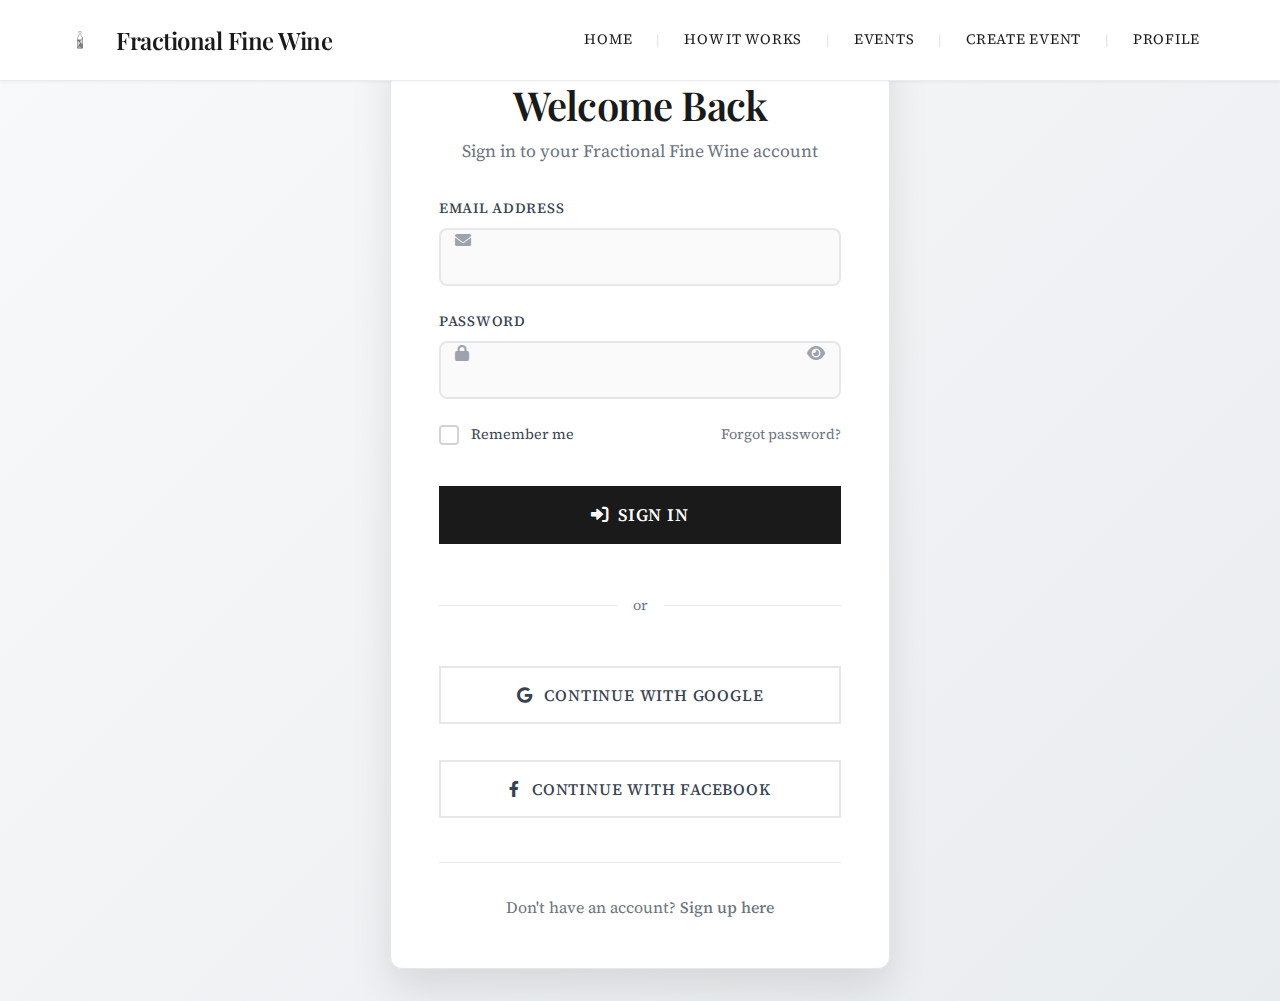
<file: login.html>
<!DOCTYPE html>
<html lang="en">
<head>
    <meta charset="UTF-8">
    <meta name="viewport" content="width=device-width, initial-scale=1.0">
    <title>Login - Fractional Fine Wine</title>
    <link rel="stylesheet" href="styles.css">
    <link href="https://fonts.googleapis.com/css2?family=Playfair+Display:wght@400;500;600;700&family=Source+Serif+Pro:wght@300;400;500;600&display=swap" rel="stylesheet">
    <link rel="stylesheet" href="https://cdnjs.cloudflare.com/ajax/libs/font-awesome/6.0.0/css/all.min.css">
</head>
<body>
    <nav class="navbar">
        <div class="nav-container">
            <div class="nav-logo">
                <img src="logo1.png" alt="Fractional Fine Wine" class="logo-img">
                <h2>Fractional Fine Wine</h2>
            </div>
            <ul class="nav-menu">
                <li class="nav-item">
                    <a href="index.html" class="nav-link">Home</a>
                </li>
                <li class="nav-separator">|</li>
                <li class="nav-item">
                    <a href="index.html#about" class="nav-link">How It Works</a>
                </li>
                <li class="nav-separator">|</li>
                <li class="nav-item">
                    <a href="events.html" class="nav-link">Events</a>
                </li>
                <li class="nav-separator">|</li>
                <li class="nav-item">
                    <a href="create-event.html" class="nav-link">Create Event</a>
                </li>
                <li class="nav-separator">|</li>
                <li class="nav-item">
                    <a href="profile.html" class="nav-link">Profile</a>
                </li>
            </ul>
        </div>
    </nav>

    <main class="auth-container">
        <div class="auth-card">
            <div class="auth-header">
                <h1>Welcome Back</h1>
                <p>Sign in to your Fractional Fine Wine account</p>
            </div>

            <form class="auth-form" id="loginForm">
                <div class="form-group">
                    <label for="email">Email Address</label>
                    <input type="email" id="email" name="email" required>
                    <i class="fas fa-envelope form-icon"></i>
                </div>

                <div class="form-group">
                    <label for="password">Password</label>
                    <input type="password" id="password" name="password" required>
                    <i class="fas fa-lock form-icon"></i>
                    <button type="button" class="password-toggle" id="passwordToggle">
                        <i class="fas fa-eye"></i>
                    </button>
                </div>

                <div class="form-options">
                    <label class="checkbox-label">
                        <input type="checkbox" id="rememberMe">
                        <span class="checkmark"></span>
                        Remember me
                    </label>
                    <a href="#" class="forgot-password">Forgot password?</a>
                </div>

                <button type="submit" class="btn btn-primary auth-btn">
                    <i class="fas fa-sign-in-alt"></i>
                    Sign In
                </button>

                <div class="auth-divider">
                    <span>or</span>
                </div>

                <button type="button" class="btn btn-social google-btn">
                    <i class="fab fa-google"></i>
                    Continue with Google
                </button>

                <button type="button" class="btn btn-social facebook-btn">
                    <i class="fab fa-facebook-f"></i>
                    Continue with Facebook
                </button>
            </form>

            <div class="auth-footer">
                <p>Don't have an account? <a href="signup.html">Sign up here</a></p>
            </div>
        </div>
    </main>

    <script src="script.js"></script>
</body>
</html>
</file>
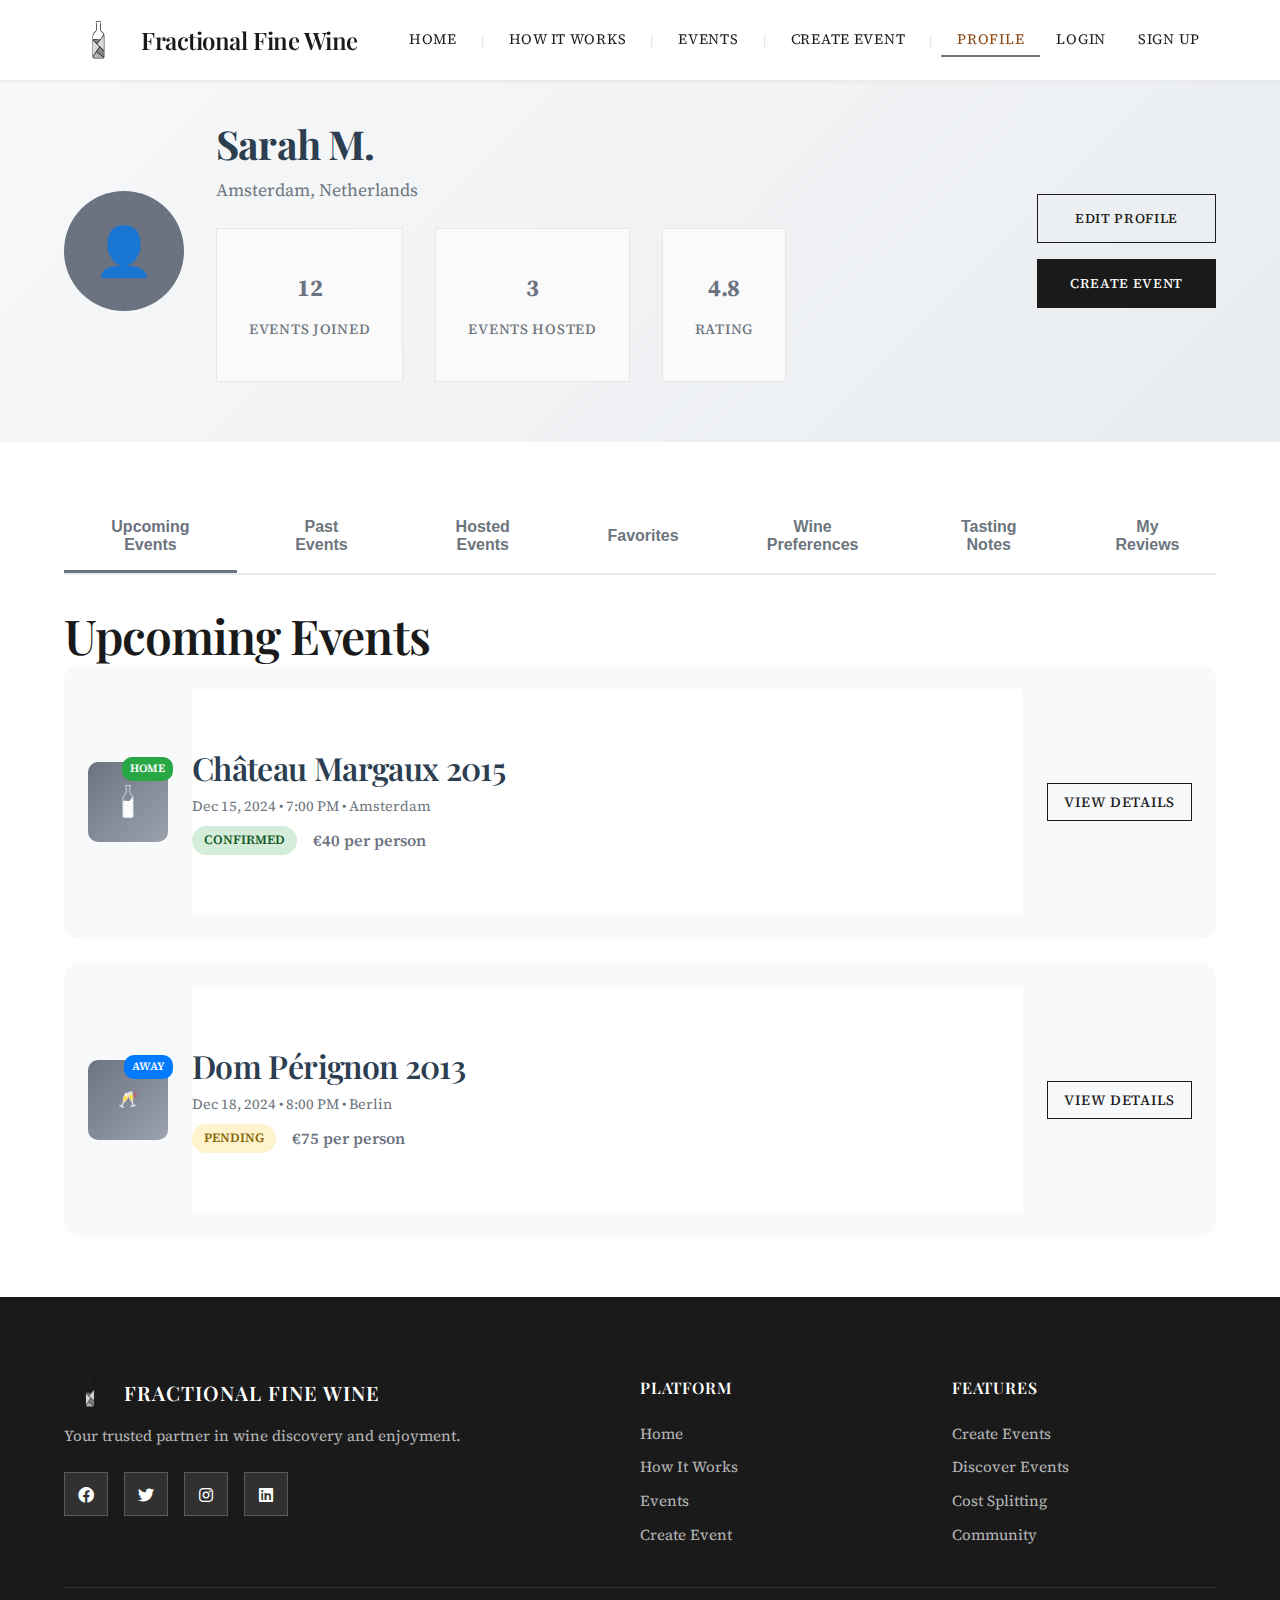
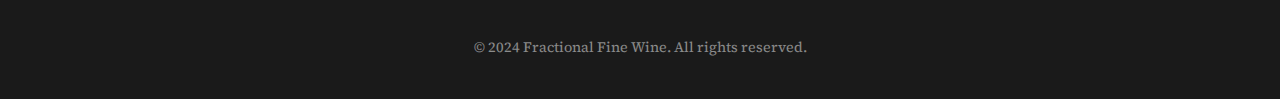
<file: profile.html>
<!DOCTYPE html>
<html lang="en">
<head>
    <meta charset="UTF-8">
    <meta name="viewport" content="width=device-width, initial-scale=1.0">
    <title>My Profile - Fractional Fine Wine</title>
    <link rel="icon" type="image/png" href="logo1.png">
    <link rel="stylesheet" href="styles.css">
    <link href="https://fonts.googleapis.com/css2?family=Inter:wght@300;400;500;600;700&display=swap" rel="stylesheet">
    <link href="https://fonts.googleapis.com/css2?family=Playfair+Display:wght@400;500;600;700&display=swap" rel="stylesheet">
    <link href="https://fonts.googleapis.com/css2?family=Source+Serif+Pro:wght@300;400;600;700&display=swap" rel="stylesheet">
    <link rel="stylesheet" href="https://cdnjs.cloudflare.com/ajax/libs/font-awesome/6.0.0/css/all.min.css">
</head>
<body>
    <!-- Navigation -->
    <nav class="navbar">
        <div class="nav-container">
            <div class="nav-logo">
                <img src="logo1.png" alt="Fractional Fine Wine Logo" class="logo">
                <h2>Fractional Fine Wine</h2>
            </div>
            <ul class="nav-menu">
                <li class="nav-item">
                    <a href="index.html" class="nav-link">Home</a>
                </li>
                <li class="nav-separator">|</li>
                <li class="nav-item">
                    <a href="index.html#about" class="nav-link">How It Works</a>
                </li>
                <li class="nav-separator">|</li>
                <li class="nav-item">
                    <a href="events.html" class="nav-link">Events</a>
                </li>
                <li class="nav-separator">|</li>
                <li class="nav-item">
                    <a href="create-event.html" class="nav-link">Create Event</a>
                </li>
                <li class="nav-separator">|</li>
                <li class="nav-item">
                    <a href="profile.html" class="nav-link active">Profile</a>
                </li>
            </ul>
            <div class="hamburger">
                <span class="bar"></span>
                <span class="bar"></span>
                <span class="bar"></span>
            </div>
        </div>
    </nav>

    <!-- Profile Header -->
    <section class="profile-header">
        <div class="container">
            <div class="profile-info">
                <div class="profile-avatar">
                    <div class="avatar-placeholder">👤</div>
                </div>
                <div class="profile-details">
                    <h1>Sarah M.</h1>
                    <p class="profile-location">Amsterdam, Netherlands</p>
                    <div class="profile-stats">
                        <div class="stat">
                            <span class="stat-number">12</span>
                            <span class="stat-label">Events Joined</span>
                        </div>
                        <div class="stat">
                            <span class="stat-number">3</span>
                            <span class="stat-label">Events Hosted</span>
                        </div>
                        <div class="stat">
                            <span class="stat-number">4.8</span>
                            <span class="stat-label">Rating</span>
                        </div>
                    </div>
                </div>
                <div class="profile-actions">
                    <button class="btn btn-secondary">Edit Profile</button>
                    <button class="btn btn-primary">Create Event</button>
                </div>
            </div>
        </div>
    </section>

    <!-- Profile Content -->
    <section class="profile-content">
        <div class="container">
            <div class="profile-tabs">
                <button class="tab-button active" data-tab="upcoming">Upcoming Events</button>
                <button class="tab-button" data-tab="past">Past Events</button>
                <button class="tab-button" data-tab="hosted">Hosted Events</button>
                <button class="tab-button" data-tab="favorites">Favorites</button>
                <button class="tab-button" data-tab="preferences">Wine Preferences</button>
                <button class="tab-button" data-tab="tasting-notes">Tasting Notes</button>
                <button class="tab-button" data-tab="reviews">My Reviews</button>
            </div>

            <!-- Upcoming Events Tab -->
            <div class="tab-content active" id="upcoming">
                <h2>Upcoming Events</h2>
                <div class="events-list">
                    <div class="event-item">
                        <div class="event-image">
                            <div class="wine-icon">
                                <img src="logo1.png" alt="Wine Bottle" class="bottle-logo-small">
                            </div>
                            <div class="event-type home">Home</div>
                        </div>
                        <div class="event-details">
                            <h3>Château Margaux 2015</h3>
                            <p class="event-meta">Dec 15, 2024 • 7:00 PM • Amsterdam</p>
                            <div class="event-status">
                                <span class="status-badge confirmed">Confirmed</span>
                                <span class="event-price">€40 per person</span>
                            </div>
                        </div>
                        <div class="event-actions">
                            <button class="btn btn-secondary btn-small">View Details</button>
                        </div>
                    </div>
                    <div class="event-item">
                        <div class="event-image">
                            <div class="wine-icon">🥂</div>
                            <div class="event-type away">Away</div>
                        </div>
                        <div class="event-details">
                            <h3>Dom Pérignon 2013</h3>
                            <p class="event-meta">Dec 18, 2024 • 8:00 PM • Berlin</p>
                            <div class="event-status">
                                <span class="status-badge pending">Pending</span>
                                <span class="event-price">€75 per person</span>
                            </div>
                        </div>
                        <div class="event-actions">
                            <button class="btn btn-secondary btn-small">View Details</button>
                        </div>
                    </div>
                </div>
            </div>

            <!-- Past Events Tab -->
            <div class="tab-content" id="past">
                <h2>Past Events</h2>
                <div class="events-list">
                    <div class="event-item">
                        <div class="event-image">
                            <div class="wine-icon">
                                <img src="logo1.png" alt="Wine Bottle" class="bottle-logo-small">
                            </div>
                            <div class="event-type home">Home</div>
                        </div>
                        <div class="event-details">
                            <h3>Opus One 2018</h3>
                            <p class="event-meta">Nov 20, 2024 • 7:30 PM • Paris</p>
                            <div class="event-status">
                                <span class="status-badge completed">Completed</span>
                                <span class="event-price">€65 per person</span>
                            </div>
                            <div class="event-rating">
                                <div class="stars">
                                    <i class="fas fa-star"></i>
                                    <i class="fas fa-star"></i>
                                    <i class="fas fa-star"></i>
                                    <i class="fas fa-star"></i>
                                    <i class="fas fa-star"></i>
                                </div>
                                <span>5.0/5</span>
                            </div>
                        </div>
                        <div class="event-actions">
                            <button class="btn btn-secondary btn-small">View Details</button>
                        </div>
                    </div>
                    <div class="event-item">
                        <div class="event-image">
                            <div class="wine-icon">
                                <img src="logo1.png" alt="Wine Bottle" class="bottle-logo-small">
                            </div>
                            <div class="event-type away">Away</div>
                        </div>
                        <div class="event-details">
                            <h3>Barolo Brunate 2016</h3>
                            <p class="event-meta">Nov 15, 2024 • 6:30 PM • London</p>
                            <div class="event-status">
                                <span class="status-badge completed">Completed</span>
                                <span class="event-price">€35 per person</span>
                            </div>
                            <div class="event-rating">
                                <div class="stars">
                                    <i class="fas fa-star"></i>
                                    <i class="fas fa-star"></i>
                                    <i class="fas fa-star"></i>
                                    <i class="fas fa-star"></i>
                                    <i class="far fa-star"></i>
                                </div>
                                <span>4.0/5</span>
                            </div>
                        </div>
                        <div class="event-actions">
                            <button class="btn btn-secondary btn-small">View Details</button>
                        </div>
                    </div>
                </div>
            </div>

            <!-- Hosted Events Tab -->
            <div class="tab-content" id="hosted">
                <h2>Hosted Events</h2>
                <div class="events-list">
                    <div class="event-item">
                        <div class="event-image">
                            <div class="wine-icon">
                                <img src="logo1.png" alt="Wine Bottle" class="bottle-logo-small">
                            </div>
                            <div class="event-type home">Home</div>
                        </div>
                        <div class="event-details">
                            <h3>Château Margaux 2015</h3>
                            <p class="event-meta">Dec 15, 2024 • 7:00 PM • Amsterdam</p>
                            <div class="event-status">
                                <span class="status-badge active">Active</span>
                                <span class="event-price">3/5 participants</span>
                            </div>
                        </div>
                        <div class="event-actions">
                            <button class="btn btn-secondary btn-small">Manage Event</button>
                        </div>
                    </div>
                    <div class="event-item">
                        <div class="event-image">
                            <div class="wine-icon">🥂</div>
                            <div class="event-type home">Home</div>
                        </div>
                        <div class="event-details">
                            <h3>Veuve Clicquot 2012</h3>
                            <p class="event-meta">Nov 10, 2024 • 8:00 PM • Amsterdam</p>
                            <div class="event-status">
                                <span class="status-badge completed">Completed</span>
                                <span class="event-price">4/4 participants</span>
                            </div>
                            <div class="event-rating">
                                <div class="stars">
                                    <i class="fas fa-star"></i>
                                    <i class="fas fa-star"></i>
                                    <i class="fas fa-star"></i>
                                    <i class="fas fa-star"></i>
                                    <i class="fas fa-star"></i>
                                </div>
                                <span>5.0/5 host rating</span>
                            </div>
                        </div>
                        <div class="event-actions">
                            <button class="btn btn-secondary btn-small">View Details</button>
                        </div>
                    </div>
                </div>
            </div>

            <!-- Favorites Tab -->
            <div class="tab-content" id="favorites">
                <h2>Favorite Wines</h2>
                <div class="favorites-grid">
                    <div class="favorite-item">
                        <div class="wine-icon">🍷</div>
                        <h3>Château Margaux</h3>
                        <p>Bordeaux, France</p>
                        <div class="favorite-actions">
                            <button class="btn btn-secondary btn-small">Find Events</button>
                        </div>
                    </div>
                    <div class="favorite-item">
                        <div class="wine-icon">🥂</div>
                        <h3>Dom Pérignon</h3>
                        <p>Champagne, France</p>
                        <div class="favorite-actions">
                            <button class="btn btn-secondary btn-small">Find Events</button>
                        </div>
                    </div>
                    <div class="favorite-item">
                        <div class="wine-icon">🍷</div>
                        <h3>Opus One</h3>
                        <p>Napa Valley, USA</p>
                        <div class="favorite-actions">
                            <button class="btn btn-secondary btn-small">Find Events</button>
                        </div>
                    </div>
                </div>
            </div>

            <!-- Wine Preferences Tab -->
            <div class="tab-content" id="preferences">
                <h2>Wine Preferences</h2>
                <div class="preferences-container">
                    <div class="preference-section">
                        <h3>Favorite Wine Types</h3>
                        <div class="preference-tags">
                            <span class="preference-tag active">Red Wine</span>
                            <span class="preference-tag">White Wine</span>
                            <span class="preference-tag">Sparkling</span>
                            <span class="preference-tag">Rosé</span>
                        </div>
                    </div>
                    <div class="preference-section">
                        <h3>Preferred Regions</h3>
                        <div class="preference-tags">
                            <span class="preference-tag active">Bordeaux</span>
                            <span class="preference-tag active">Burgundy</span>
                            <span class="preference-tag">Napa Valley</span>
                            <span class="preference-tag">Tuscany</span>
                        </div>
                    </div>
                    <div class="preference-section">
                        <h3>Price Range</h3>
                        <div class="price-range-slider">
                            <input type="range" min="20" max="500" value="100" class="slider" id="priceRange">
                            <div class="price-labels">
                                <span>€20</span>
                                <span id="currentPrice">€100</span>
                                <span>€500+</span>
                            </div>
                        </div>
                    </div>
                    <div class="preference-section">
                        <h3>Wine Experience Level</h3>
                        <div class="experience-level">
                            <span class="level-badge intermediate">Intermediate</span>
                            <p>You know what you like and enjoy exploring new wines</p>
                        </div>
                    </div>
                </div>
            </div>

            <!-- Tasting Notes Tab -->
            <div class="tab-content" id="tasting-notes">
                <h2>My Tasting Notes</h2>
                <div class="tasting-notes-container">
                    <div class="add-note-section">
                        <button class="btn btn-primary" id="addTastingNoteBtn">
                            <i class="fas fa-plus"></i> Add Tasting Note
                        </button>
                    </div>
                    <div class="tasting-notes-list">
                        <div class="tasting-note">
                            <div class="note-header">
                                <h3>Château Margaux 2015</h3>
                                <span class="note-date">Dec 10, 2024</span>
                            </div>
                            <div class="note-rating">
                                <div class="stars">★★★★★</div>
                                <span>5.0/5</span>
                            </div>
                            <div class="note-content">
                                <p><strong>Appearance:</strong> Deep ruby red with purple tints, excellent clarity</p>
                                <p><strong>Nose:</strong> Intense aromas of blackcurrant, violet, and cedar with hints of tobacco</p>
                                <p><strong>Palate:</strong> Full-bodied with silky tannins, complex layers of dark fruit and spice</p>
                                <p><strong>Finish:</strong> Long, elegant finish with remarkable persistence</p>
                                <p><strong>Overall:</strong> An exceptional wine that showcases the perfect terroir of Margaux. The balance between power and elegance is remarkable.</p>
                            </div>
                            <div class="note-actions">
                                <button class="btn btn-secondary btn-small">Edit</button>
                                <button class="btn btn-secondary btn-small">Share</button>
                            </div>
                        </div>
                        <div class="tasting-note">
                            <div class="note-header">
                                <h3>Dom Pérignon 2013</h3>
                                <span class="note-date">Dec 5, 2024</span>
                            </div>
                            <div class="note-rating">
                                <div class="stars">★★★★☆</div>
                                <span>4.5/5</span>
                            </div>
                            <div class="note-content">
                                <p><strong>Appearance:</strong> Pale gold with fine, persistent bubbles</p>
                                <p><strong>Nose:</strong> Fresh citrus and white flowers with subtle brioche notes</p>
                                <p><strong>Palate:</strong> Crisp and refreshing with excellent acidity and minerality</p>
                                <p><strong>Finish:</strong> Clean, elegant finish with lingering citrus notes</p>
                            </div>
                            <div class="note-actions">
                                <button class="btn btn-secondary btn-small">Edit</button>
                                <button class="btn btn-secondary btn-small">Share</button>
                            </div>
                        </div>
                    </div>
                </div>
            </div>

            <!-- Reviews Tab -->
            <div class="tab-content" id="reviews">
                <h2>My Wine Reviews</h2>
                <div class="reviews-container">
                    <div class="reviews-summary">
                        <div class="summary-stat">
                            <span class="stat-number">24</span>
                            <span class="stat-label">Reviews Written</span>
                        </div>
                        <div class="summary-stat">
                            <span class="stat-number">4.7</span>
                            <span class="stat-label">Average Rating</span>
                        </div>
                        <div class="summary-stat">
                            <span class="stat-number">156</span>
                            <span class="stat-label">Helpful Votes</span>
                        </div>
                    </div>
                    <div class="reviews-list">
                        <div class="review-item">
                            <div class="review-wine">
                                <h3>Château Margaux 2015</h3>
                                <p class="wine-region">Margaux, Bordeaux, France</p>
                            </div>
                            <div class="review-rating">
                                <div class="stars">★★★★★</div>
                                <span>5.0/5</span>
                            </div>
                            <div class="review-content">
                                <p>Absolutely stunning wine! The 2015 vintage is everything you'd expect from a First Growth. Perfect balance of power and elegance with incredible aging potential.</p>
                            </div>
                            <div class="review-meta">
                                <span class="review-date">Dec 10, 2024</span>
                                <span class="helpful-votes">12 helpful votes</span>
                            </div>
                        </div>
                        <div class="review-item">
                            <div class="review-wine">
                                <h3>Dom Pérignon 2013</h3>
                                <p class="wine-region">Champagne, France</p>
                            </div>
                            <div class="review-rating">
                                <div class="stars">★★★★☆</div>
                                <span>4.5/5</span>
                            </div>
                            <div class="review-content">
                                <p>Excellent champagne with great finesse. The 2013 vintage shows beautiful freshness and complexity. Perfect for special occasions.</p>
                            </div>
                            <div class="review-meta">
                                <span class="review-date">Dec 5, 2024</span>
                                <span class="helpful-votes">8 helpful votes</span>
                            </div>
                        </div>
                    </div>
                </div>
            </div>
        </div>
    </section>

    <!-- Footer -->
    <footer class="footer">
        <div class="container">
            <div class="footer-content">
                <div class="footer-section">
                    <div class="footer-logo">
                        <img src="logo1.png" alt="Fractional Fine Wine Logo" class="footer-logo-img">
                        <h3>Fractional Fine Wine</h3>
                    </div>
                    <p>Your trusted partner in wine discovery and enjoyment.</p>
                    <div class="social-links">
                        <a href="#"><i class="fab fa-facebook"></i></a>
                        <a href="#"><i class="fab fa-twitter"></i></a>
                        <a href="#"><i class="fab fa-instagram"></i></a>
                        <a href="#"><i class="fab fa-linkedin"></i></a>
                    </div>
                </div>
                <div class="footer-section">
                    <h4>Platform</h4>
                    <ul>
                        <li><a href="index.html">Home</a></li>
                        <li><a href="index.html#about">How It Works</a></li>
                        <li><a href="events.html">Events</a></li>
                        <li><a href="create-event.html">Create Event</a></li>
                    </ul>
                </div>
                <div class="footer-section">
                    <h4>Features</h4>
                    <ul>
                        <li><a href="#">Create Events</a></li>
                        <li><a href="#">Discover Events</a></li>
                        <li><a href="#">Cost Splitting</a></li>
                        <li><a href="#">Community</a></li>
                    </ul>
                </div>
            </div>
            <div class="footer-bottom">
                <p>&copy; 2024 Fractional Fine Wine. All rights reserved.</p>
            </div>
        </div>
    </footer>

    <script src="script.js"></script>
    <script>
        // Tab functionality
        document.querySelectorAll('.tab-button').forEach(button => {
            button.addEventListener('click', () => {
                // Remove active class from all buttons and contents
                document.querySelectorAll('.tab-button').forEach(btn => btn.classList.remove('active'));
                document.querySelectorAll('.tab-content').forEach(content => content.classList.remove('active'));
                
                // Add active class to clicked button and corresponding content
                button.classList.add('active');
                document.getElementById(button.dataset.tab).classList.add('active');
            });
        });
    </script>
</body>
</html>
</file>
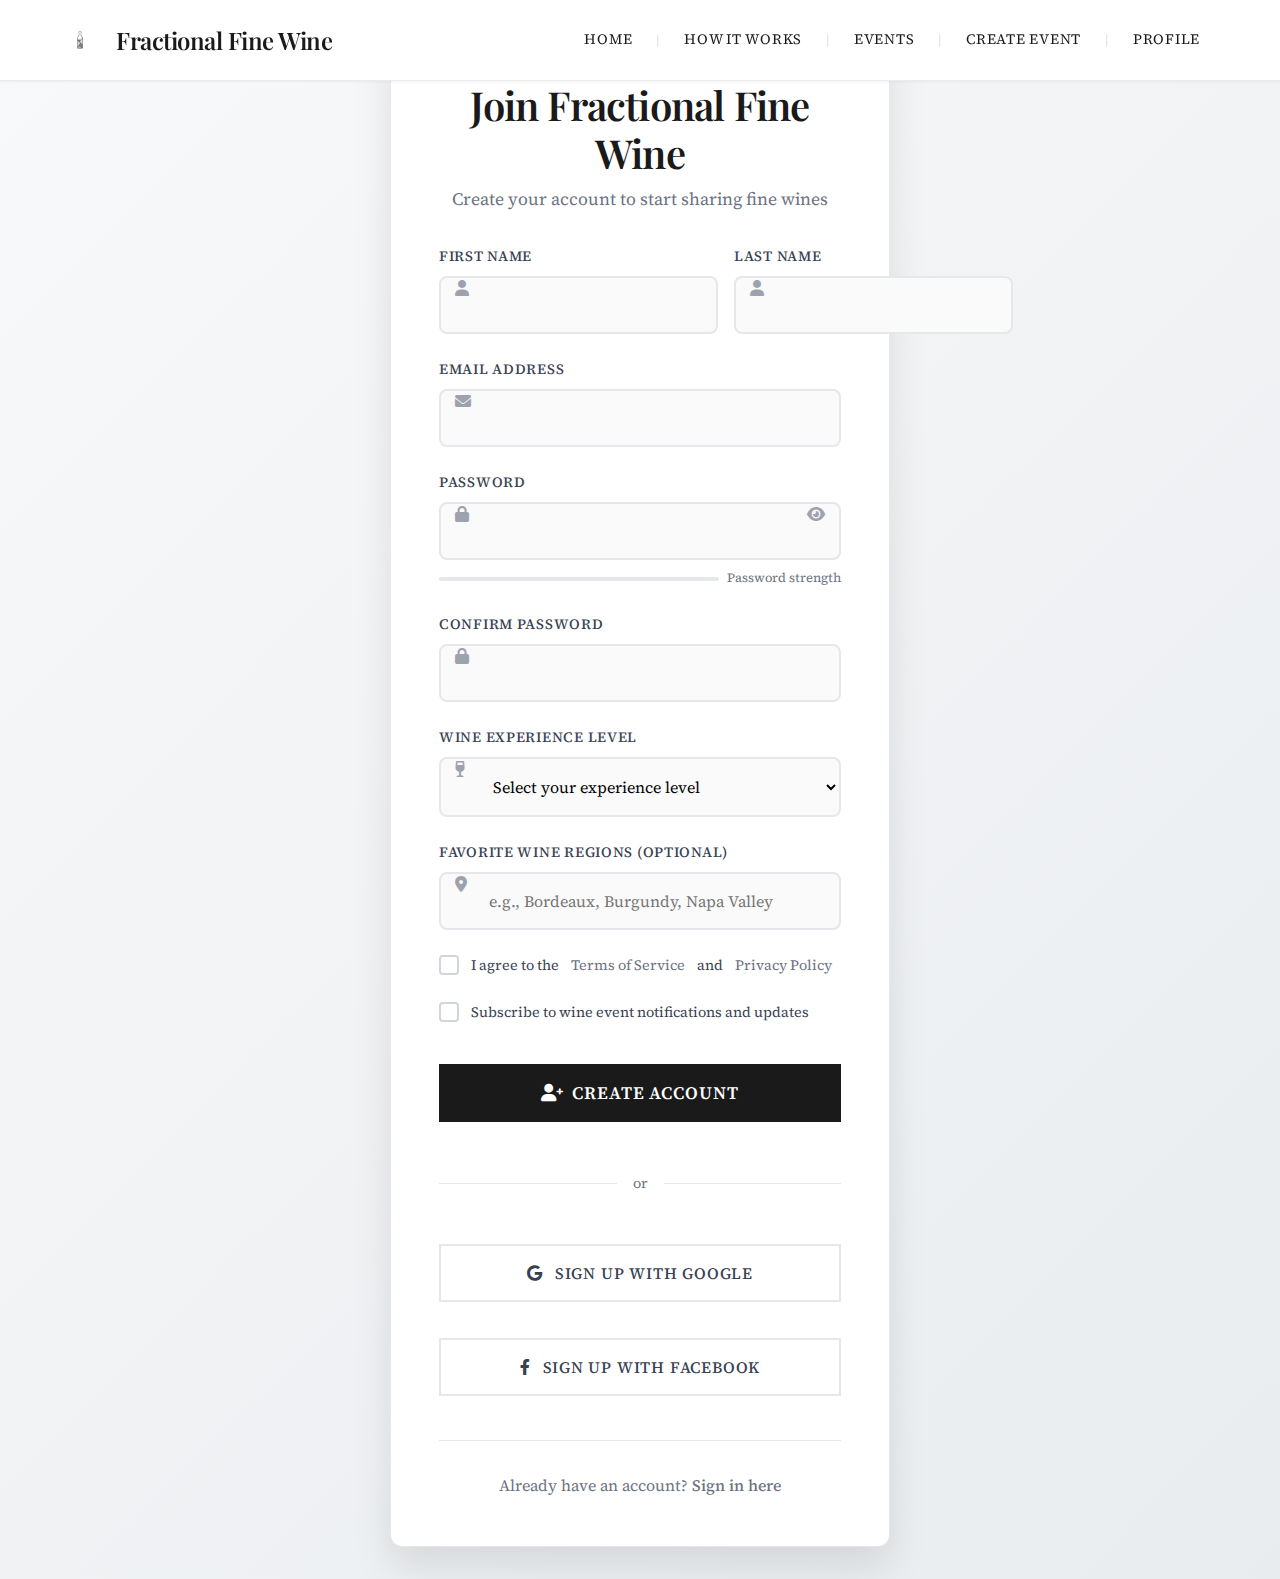
<file: signup.html>
<!DOCTYPE html>
<html lang="en">
<head>
    <meta charset="UTF-8">
    <meta name="viewport" content="width=device-width, initial-scale=1.0">
    <title>Sign Up - Fractional Fine Wine</title>
    <link rel="stylesheet" href="styles.css">
    <link href="https://fonts.googleapis.com/css2?family=Playfair+Display:wght@400;500;600;700&family=Source+Serif+Pro:wght@300;400;500;600&display=swap" rel="stylesheet">
    <link rel="stylesheet" href="https://cdnjs.cloudflare.com/ajax/libs/font-awesome/6.0.0/css/all.min.css">
</head>
<body>
    <nav class="navbar">
        <div class="nav-container">
            <div class="nav-logo">
                <img src="logo1.png" alt="Fractional Fine Wine" class="logo-img">
                <h2>Fractional Fine Wine</h2>
            </div>
            <ul class="nav-menu">
                <li class="nav-item">
                    <a href="index.html" class="nav-link">Home</a>
                </li>
                <li class="nav-separator">|</li>
                <li class="nav-item">
                    <a href="index.html#about" class="nav-link">How It Works</a>
                </li>
                <li class="nav-separator">|</li>
                <li class="nav-item">
                    <a href="events.html" class="nav-link">Events</a>
                </li>
                <li class="nav-separator">|</li>
                <li class="nav-item">
                    <a href="create-event.html" class="nav-link">Create Event</a>
                </li>
                <li class="nav-separator">|</li>
                <li class="nav-item">
                    <a href="profile.html" class="nav-link">Profile</a>
                </li>
            </ul>
        </div>
    </nav>

    <main class="auth-container">
        <div class="auth-card">
            <div class="auth-header">
                <h1>Join Fractional Fine Wine</h1>
                <p>Create your account to start sharing fine wines</p>
            </div>

            <form class="auth-form" id="signupForm">
                <div class="form-row">
                    <div class="form-group">
                        <label for="firstName">First Name</label>
                        <input type="text" id="firstName" name="firstName" required>
                        <i class="fas fa-user form-icon"></i>
                    </div>
                    <div class="form-group">
                        <label for="lastName">Last Name</label>
                        <input type="text" id="lastName" name="lastName" required>
                        <i class="fas fa-user form-icon"></i>
                    </div>
                </div>

                <div class="form-group">
                    <label for="email">Email Address</label>
                    <input type="email" id="email" name="email" required>
                    <i class="fas fa-envelope form-icon"></i>
                </div>

                <div class="form-group">
                    <label for="password">Password</label>
                    <input type="password" id="password" name="password" required>
                    <i class="fas fa-lock form-icon"></i>
                    <button type="button" class="password-toggle" id="passwordToggle">
                        <i class="fas fa-eye"></i>
                    </button>
                    <div class="password-strength" id="passwordStrength">
                        <div class="strength-bar"></div>
                        <span class="strength-text">Password strength</span>
                    </div>
                </div>

                <div class="form-group">
                    <label for="confirmPassword">Confirm Password</label>
                    <input type="password" id="confirmPassword" name="confirmPassword" required>
                    <i class="fas fa-lock form-icon"></i>
                </div>

                <div class="form-group">
                    <label for="wineExperience">Wine Experience Level</label>
                    <select id="wineExperience" name="wineExperience" required>
                        <option value="">Select your experience level</option>
                        <option value="beginner">Beginner - Just starting to explore wine</option>
                        <option value="intermediate">Intermediate - Know what I like</option>
                        <option value="advanced">Advanced - Regular wine enthusiast</option>
                        <option value="expert">Expert - Sommelier or professional</option>
                    </select>
                    <i class="fas fa-wine-glass form-icon"></i>
                </div>

                <div class="form-group">
                    <label for="favoriteRegions">Favorite Wine Regions (Optional)</label>
                    <input type="text" id="favoriteRegions" name="favoriteRegions" placeholder="e.g., Bordeaux, Burgundy, Napa Valley">
                    <i class="fas fa-map-marker-alt form-icon"></i>
                </div>

                <div class="form-options">
                    <label class="checkbox-label">
                        <input type="checkbox" id="terms" required>
                        <span class="checkmark"></span>
                        I agree to the <a href="#" class="terms-link">Terms of Service</a> and <a href="#" class="terms-link">Privacy Policy</a>
                    </label>
                </div>

                <div class="form-options">
                    <label class="checkbox-label">
                        <input type="checkbox" id="newsletter">
                        <span class="checkmark"></span>
                        Subscribe to wine event notifications and updates
                    </label>
                </div>

                <button type="submit" class="btn btn-primary auth-btn">
                    <i class="fas fa-user-plus"></i>
                    Create Account
                </button>

                <div class="auth-divider">
                    <span>or</span>
                </div>

                <button type="button" class="btn btn-social google-btn">
                    <i class="fab fa-google"></i>
                    Sign up with Google
                </button>

                <button type="button" class="btn btn-social facebook-btn">
                    <i class="fab fa-facebook-f"></i>
                    Sign up with Facebook
                </button>
            </form>

            <div class="auth-footer">
                <p>Already have an account? <a href="login.html">Sign in here</a></p>
            </div>
        </div>
    </main>

    <script src="script.js"></script>
</body>
</html>
</file>
<file: styles.css>
/* Reset and Base Styles */
* {
    margin: 0;
    padding: 0;
    box-sizing: border-box;
}

html {
    scroll-behavior: smooth;
}

body {
    font-family: 'Source Serif Pro', 'Times New Roman', serif;
    line-height: 1.6;
    color: #1a1a1a;
    background-color: #fafafa;
    font-size: 16px;
    -webkit-font-smoothing: antialiased;
    -moz-osx-font-smoothing: grayscale;
}

.container {
    max-width: 1200px;
    margin: 0 auto;
    padding: 0 24px;
}

/* Monocle-inspired typography */
h1, h2, h3, h4, h5, h6 {
    font-family: 'Playfair Display', 'Times New Roman', serif;
    font-weight: 600;
    letter-spacing: -0.02em;
    line-height: 1.2;
}

h1 {
    font-size: clamp(2.5rem, 5vw, 4rem);
    font-weight: 700;
}

h2 {
    font-size: clamp(2rem, 4vw, 3rem);
    font-weight: 600;
}

h3 {
    font-size: clamp(1.5rem, 3vw, 2rem);
    font-weight: 600;
}

/* Monocle-style body text */
p, .nav-link, .btn, .stat-label, .price-label {
    font-family: 'Source Serif Pro', 'Times New Roman', serif;
}

/* Navigation - Monocle inspired */
.navbar {
    position: fixed;
    top: 0;
    width: 100%;
    background: rgba(255, 255, 255, 0.98);
    backdrop-filter: blur(20px);
    z-index: 1000;
    transition: all 0.3s ease;
    border-bottom: 1px solid rgba(0, 0, 0, 0.08);
    box-shadow: 0 1px 3px rgba(0, 0, 0, 0.05);
}

.nav-container {
    max-width: 1200px;
    margin: 0 auto;
    padding: 0 24px;
    display: flex;
    justify-content: space-between;
    align-items: center;
    height: 80px;
}

.nav-logo {
    display: flex;
    align-items: center;
    gap: 0.5rem;
}

.nav-logo .logo {
    height: 40px;
    width: auto;
    object-fit: contain;
}

.nav-logo h2 {
    color: #1a1a1a;
    font-family: 'Playfair Display', 'Times New Roman', serif;
    font-weight: 600;
    font-size: 1.5rem;
    margin: 0;
    letter-spacing: -0.02em;
    text-transform: none;
}

.nav-menu {
    display: flex;
    list-style: none;
    align-items: center;
    gap: 0;
}

.nav-item {
    display: flex;
    align-items: center;
}

.nav-link {
    text-decoration: none;
    color: #1a1a1a;
    font-weight: 400;
    font-size: 0.9rem;
    transition: color 0.3s ease;
    position: relative;
    letter-spacing: 0;
    padding: 0 1rem;
    text-transform: uppercase;
    letter-spacing: 0.05em;
}

.nav-link:hover {
    color: #6B7280;
}

.nav-separator {
    color: #ccc;
    font-size: 0.8rem;
    font-weight: 300;
    padding: 0 0.5rem;
    user-select: none;
}

.nav-link::after {
    content: '';
    position: absolute;
    width: 0;
    height: 2px;
    bottom: -5px;
    left: 0;
    background-color: #6B7280;
    transition: width 0.3s ease;
}

.nav-link:hover::after {
    width: 100%;
}

.hamburger {
    display: none;
    flex-direction: column;
    cursor: pointer;
}

.bar {
    width: 25px;
    height: 3px;
    background-color: #333;
    margin: 3px 0;
    transition: 0.3s;
}

/* Hero Section - Monocle inspired */
.hero {
    min-height: 100vh;
    display: flex;
    align-items: center;
    background: #fafafa;
    padding-top: 80px;
    position: relative;
}

.hero::before {
    content: '';
    position: absolute;
    top: 0;
    left: 0;
    right: 0;
    bottom: 0;
    background: linear-gradient(135deg, rgba(26, 26, 26, 0.02) 0%, rgba(139, 69, 19, 0.02) 100%);
    pointer-events: none;
}

.hero-container {
    max-width: 1200px;
    margin: 0 auto;
    padding: 0 24px;
    display: grid;
    grid-template-columns: 1fr 1fr;
    gap: 6rem;
    align-items: center;
    position: relative;
    z-index: 1;
}

.hero-content {
    animation: fadeInUp 1s ease-out;
}

.hero-title {
    font-size: clamp(2.5rem, 5vw, 4rem);
    font-weight: 700;
    color: #1a1a1a;
    margin-bottom: 1rem;
    line-height: 1.1;
    letter-spacing: -0.03em;
}

.hero-tagline {
    font-size: clamp(1.1rem, 2.5vw, 1.5rem);
    font-weight: 400;
    color: #6B7280;
    margin-bottom: 2rem;
    line-height: 1.4;
    font-style: italic;
    letter-spacing: 0.02em;
    text-transform: lowercase;
}

.hero-description {
    font-size: 1.25rem;
    color: #4a4a4a;
    margin-bottom: 3rem;
    line-height: 1.6;
    font-weight: 400;
    max-width: 90%;
}

.hero-buttons {
    display: flex;
    gap: 1rem;
    flex-wrap: wrap;
    margin-bottom: 3rem;
}

.hero-stats {
    display: flex;
    gap: 2rem;
    flex-wrap: wrap;
    justify-content: center;
}

.stat-item {
    text-align: center;
    background: rgba(255, 255, 255, 0.05);
    padding: 1.5rem 2rem;
    border: 1px solid rgba(255, 255, 255, 0.1);
    backdrop-filter: blur(10px);
    transition: all 0.3s ease;
}

.stat-item:hover {
    background: rgba(255, 255, 255, 0.1);
    transform: translateY(-2px);
}

.stat-number {
    display: block;
    font-size: 2.5rem;
    font-weight: 700;
    color: #6B7280;
    margin-bottom: 0.5rem;
    letter-spacing: -0.02em;
}

.stat-label {
    font-size: 0.85rem;
    color: rgba(255, 255, 255, 0.8);
    font-weight: 500;
    text-transform: uppercase;
    letter-spacing: 0.05em;
}

/* Buttons - Monocle inspired */
.btn {
    display: inline-block;
    padding: 14px 32px;
    text-decoration: none;
    border-radius: 0;
    font-weight: 500;
    transition: all 0.3s ease;
    border: 1px solid transparent;
    cursor: pointer;
    font-size: 0.95rem;
    letter-spacing: -0.01em;
    text-transform: uppercase;
    font-size: 0.85rem;
    letter-spacing: 0.05em;
}

.btn-primary {
    background: #1a1a1a;
    color: white;
    border-color: #1a1a1a;
}

.btn-primary:hover {
    background: #6B7280;
    border-color: #6B7280;
    transform: translateY(-1px);
}

.btn-secondary {
    background: transparent;
    color: #1a1a1a;
    border-color: #1a1a1a;
}

.btn-secondary:hover {
    background: #1a1a1a;
    color: white;
    transform: translateY(-1px);
}

.hero-image {
    display: flex;
    justify-content: center;
    align-items: center;
    animation: fadeInRight 1s ease-out;
}

.wine-sharing-visual {
    display: flex;
    flex-direction: column;
    align-items: center;
    gap: 2rem;
}

.bottle-group {
    display: flex;
    flex-direction: column;
    align-items: center;
    gap: 1rem;
    background: rgba(255, 255, 255, 0.1);
    padding: 2rem;
    border-radius: 20px;
    backdrop-filter: blur(10px);
    border: 1px solid rgba(255, 255, 255, 0.2);
}

.wine-bottle {
    display: flex;
    align-items: center;
    justify-content: center;
    animation: float 3s ease-in-out infinite;
}

.bottle-logo {
    width: 120px;
    height: auto;
    object-fit: contain;
    filter: drop-shadow(0 4px 8px rgba(0, 0, 0, 0.1));
    transition: transform 0.3s ease;
}

.bottle-logo:hover {
    transform: scale(1.05);
}

.cost-split {
    font-size: 1.5rem;
    font-weight: 700;
    color: #6B7280;
    background: white;
    padding: 0.5rem 1rem;
    border-radius: 25px;
    box-shadow: 0 4px 15px rgba(0, 0, 0, 0.1);
}

.people-group {
    display: flex;
    gap: 0.5rem;
}

.person {
    font-size: 2rem;
    animation: bounce 2s ease-in-out infinite;
}

.person:nth-child(2) { animation-delay: 0.1s; }
.person:nth-child(3) { animation-delay: 0.2s; }
.person:nth-child(4) { animation-delay: 0.3s; }

.wine-glass {
    font-size: 8rem;
    color: #6B7280;
    opacity: 0.8;
    animation: float 3s ease-in-out infinite;
}

/* Section Headers - Monocle inspired */
.section-header {
    text-align: center;
    margin-bottom: 5rem;
    max-width: 800px;
    margin-left: auto;
    margin-right: auto;
}

.section-header h2 {
    font-size: clamp(2rem, 4vw, 3rem);
    font-weight: 600;
    color: #1a1a1a;
    margin-bottom: 1.5rem;
    letter-spacing: -0.02em;
}

.section-header p {
    font-size: 1.125rem;
    color: #4a4a4a;
    line-height: 1.6;
    font-weight: 400;
}

/* About Section - Monocle inspired */
.about {
    padding: 120px 0;
    background: white;
    border-top: 1px solid rgba(0, 0, 0, 0.08);
}

.about-content {
    display: grid;
    grid-template-columns: 2fr 1fr;
    gap: 4rem;
    align-items: center;
}

.about-text h3 {
    font-size: 1.5rem;
    color: #1a1a1a;
    margin-bottom: 1.5rem;
    font-weight: 600;
    letter-spacing: -0.01em;
}

.about-text p {
    color: #4a4a4a;
    margin-bottom: 1.5rem;
    line-height: 1.7;
    font-size: 1.125rem;
}

.about-stats {
    display: grid;
    gap: 2rem;
}

.stat {
    text-align: center;
    padding: 2.5rem 2rem;
    background: #fafafa;
    border: 1px solid rgba(0, 0, 0, 0.08);
    border-radius: 0;
    transition: all 0.3s ease;
}

.stat:hover {
    background: #f5f5f5;
    transform: translateY(-2px);
}

.stat h3 {
    font-size: 2.5rem;
    color: #1a1a1a;
    font-weight: 700;
    margin-bottom: 0.5rem;
    letter-spacing: -0.02em;
}

.stat p {
    color: #4a4a4a;
    font-weight: 500;
    font-size: 0.95rem;
    text-transform: uppercase;
    letter-spacing: 0.05em;
}

/* Features Section - Monocle inspired */
.features {
    padding: 120px 0;
    background: #fafafa;
    border-top: 1px solid rgba(0, 0, 0, 0.08);
}

.features-grid {
    display: grid;
    grid-template-columns: repeat(auto-fit, minmax(280px, 1fr));
    gap: 2rem;
}

.feature-card {
    background: white;
    padding: 3rem 2.5rem;
    border: 1px solid rgba(0, 0, 0, 0.08);
    border-radius: 0;
    text-align: center;
    transition: all 0.3s ease;
    position: relative;
}

.feature-card:hover {
    transform: translateY(-4px);
    border-color: #6B7280;
    box-shadow: 0 8px 25px rgba(0, 0, 0, 0.1);
}

.feature-icon {
    font-size: 3rem;
    color: #6B7280;
    margin-bottom: 1.5rem;
}

.feature-card h3 {
    font-size: 1.25rem;
    color: #1a1a1a;
    margin-bottom: 1.5rem;
    font-weight: 600;
    letter-spacing: -0.01em;
}

.feature-card p {
    color: #4a4a4a;
    line-height: 1.6;
    font-size: 1rem;
}

/* Beta Waitlist Section - Monocle inspired */
.beta {
    padding: 120px 0;
    background: #1a1a1a;
    color: white;
    border-top: 1px solid rgba(0, 0, 0, 0.08);
}

.beta-content {
    text-align: center;
    max-width: 600px;
    margin: 0 auto;
}

.beta-content h2 {
    font-size: clamp(2rem, 4vw, 3rem);
    margin-bottom: 1.5rem;
    color: white;
    font-weight: 600;
    letter-spacing: -0.02em;
}

.beta-content p {
    font-size: 1.125rem;
    margin-bottom: 3rem;
    opacity: 0.8;
    line-height: 1.6;
}

.beta-form {
    display: flex;
    gap: 1rem;
    margin-bottom: 3rem;
    flex-wrap: wrap;
    justify-content: center;
}

.beta-input {
    padding: 16px 24px;
    border: 1px solid rgba(255, 255, 255, 0.2);
    border-radius: 0;
    font-size: 1rem;
    min-width: 200px;
    flex: 1;
    max-width: 250px;
    background: rgba(255, 255, 255, 0.1);
    color: white;
    transition: all 0.3s ease;
}

.beta-input::placeholder {
    color: rgba(255, 255, 255, 0.6);
}

.beta-input:focus {
    outline: none;
    border-color: #6B7280;
    background: rgba(255, 255, 255, 0.15);
}

.beta-benefits {
    display: flex;
    justify-content: center;
    gap: 2rem;
    flex-wrap: wrap;
}

.benefit {
    display: flex;
    align-items: center;
    gap: 0.5rem;
    font-size: 1rem;
}

.benefit i {
    color: #FFD700;
    font-size: 1.2rem;
}

/* Events Page Styles */
.events-header {
    padding: 120px 0 60px;
    background: linear-gradient(135deg, #f8f9fa 0%, #e9ecef 100%);
    text-align: center;
}

.events-header h1 {
    font-size: 3rem;
    color: #2c3e50;
    margin-bottom: 1rem;
}

.events-header p {
    font-size: 1.2rem;
    color: #6c757d;
    margin-bottom: 2rem;
}

.filters {
    display: flex;
    gap: 1rem;
    justify-content: center;
    flex-wrap: wrap;
}

.filter-select {
    padding: 10px 15px;
    border: 2px solid #e9ecef;
    border-radius: 25px;
    background: white;
    font-size: 1rem;
    cursor: pointer;
    transition: border-color 0.3s ease;
}

.filter-select:focus {
    outline: none;
    border-color: #6B7280;
}

.events-grid-section {
    padding: 60px 0;
    background: white;
}

.events-grid {
    display: grid;
    grid-template-columns: repeat(auto-fit, minmax(350px, 1fr));
    gap: 2rem;
}

.event-card {
    background: white;
    border-radius: 15px;
    box-shadow: 0 5px 20px rgba(0, 0, 0, 0.1);
    overflow: hidden;
    transition: transform 0.3s ease, box-shadow 0.3s ease;
}

.event-card:hover {
    transform: translateY(-5px);
    box-shadow: 0 15px 40px rgba(0, 0, 0, 0.15);
}

.event-image {
    position: relative;
    height: 200px;
    background: linear-gradient(135deg, #6B7280 0%, #9CA3AF 100%);
    display: flex;
    align-items: center;
    justify-content: center;
}

.wine-bottle-icon {
    display: flex;
    align-items: center;
    justify-content: center;
    width: 100%;
    height: 100%;
}

.wine-bottle-icon .bottle-logo {
    width: 80px;
    height: auto;
    object-fit: contain;
    filter: brightness(0) invert(1) opacity(0.9);
    transition: transform 0.3s ease, opacity 0.3s ease;
}

.wine-bottle-icon:hover .bottle-logo {
    transform: scale(1.1);
    opacity: 1;
}

.event-type {
    position: absolute;
    top: 15px;
    right: 15px;
    padding: 5px 12px;
    border-radius: 20px;
    font-size: 0.8rem;
    font-weight: 600;
    text-transform: uppercase;
}

.event-type.home {
    background: #28a745;
    color: white;
}

.event-type.away {
    background: #007bff;
    color: white;
}

.event-content {
    padding: 1.5rem;
}

.event-content h3 {
    font-size: 1.3rem;
    color: #2c3e50;
    margin-bottom: 0.5rem;
}

.wine-details {
    color: #6c757d;
    font-size: 0.9rem;
    margin-bottom: 1rem;
}

.event-info {
    display: flex;
    flex-direction: column;
    gap: 0.5rem;
    margin-bottom: 1rem;
}

.info-item {
    display: flex;
    align-items: center;
    gap: 0.5rem;
    font-size: 0.9rem;
    color: #6c757d;
}

.info-item i {
    color: #6B7280;
    width: 16px;
}

.fraction-display {
    margin-bottom: 1rem;
    text-align: center;
}

.fraction-triangle {
    position: relative;
    width: 120px;
    height: 120px;
    margin: 0 auto 0.5rem;
    background: url('logo1.png') no-repeat center;
    background-size: contain;
    display: flex;
    align-items: center;
    justify-content: center;
}

.fraction-triangle::before {
    content: '';
    position: absolute;
    top: 0;
    left: 0;
    right: 0;
    bottom: 0;
    background: url('logo1.png') no-repeat center;
    background-size: contain;
    opacity: 0.1;
    z-index: 1;
}

.fraction-sections {
    position: relative;
    width: 100%;
    height: 100%;
    z-index: 2;
    display: grid;
    grid-template-columns: 1fr 1fr;
    grid-template-rows: 1fr 1fr 1fr;
    gap: 2px;
    padding: 8px;
}

.fraction-section {
    background: rgba(233, 236, 239, 0.8);
    border-radius: 3px;
    display: flex;
    align-items: center;
    justify-content: center;
    font-size: 0.7rem;
    font-weight: 700;
    color: #6c757d;
    text-align: center;
    line-height: 1;
    padding: 4px;
    overflow: hidden;
    white-space: nowrap;
    transition: all 0.3s ease;
    cursor: pointer;
    position: relative;
    border: 1px solid rgba(255, 255, 255, 0.3);
    text-shadow: 0 1px 2px rgba(0, 0, 0, 0.1);
}

.fraction-section.filled {
    background: linear-gradient(135deg, rgba(107, 114, 128, 0.9) 0%, rgba(75, 85, 99, 0.9) 100%);
    color: white;
    box-shadow: 0 3px 6px rgba(0, 0, 0, 0.2);
    border-color: rgba(255, 255, 255, 0.4);
}

.fraction-section.available {
    background: rgba(233, 236, 239, 0.6);
    color: #9ca3af;
}

.fraction-section.available:hover {
    background: linear-gradient(135deg, rgba(107, 114, 128, 0.4) 0%, rgba(75, 85, 99, 0.4) 100%);
    color: #6b7280;
    transform: scale(1.05);
    box-shadow: 0 2px 4px rgba(0, 0, 0, 0.1);
}

/* Triangular layout for 5 sections */
.fraction-sections.triangular {
    display: grid;
    grid-template-columns: 1fr 1fr;
    grid-template-rows: 1fr 1fr 1fr;
    gap: 2px;
    padding: 6px;
}

.fraction-sections.triangular .fraction-section:nth-child(1) {
    grid-column: 1 / 3;
    grid-row: 1;
    border-radius: 12px 12px 0 0;
    clip-path: polygon(0% 0%, 100% 0%, 50% 100%);
}

.fraction-sections.triangular .fraction-section:nth-child(2) {
    grid-column: 1;
    grid-row: 2;
    border-radius: 0 0 0 6px;
    clip-path: polygon(0% 0%, 50% 0%, 0% 100%);
}

.fraction-sections.triangular .fraction-section:nth-child(3) {
    grid-column: 2;
    grid-row: 2;
    border-radius: 0 0 6px 0;
    clip-path: polygon(50% 0%, 100% 0%, 100% 100%);
}

.fraction-sections.triangular .fraction-section:nth-child(4) {
    grid-column: 1;
    grid-row: 3;
    border-radius: 0 0 0 12px;
    clip-path: polygon(0% 0%, 50% 0%, 0% 100%);
}

.fraction-sections.triangular .fraction-section:nth-child(5) {
    grid-column: 2;
    grid-row: 3;
    border-radius: 0 0 12px 0;
    clip-path: polygon(50% 0%, 100% 0%, 100% 100%);
}

.fraction-text {
    font-size: 0.8rem;
    color: #6c757d;
    margin-top: 0.5rem;
}

.event-pricing {
    display: flex;
    align-items: baseline;
    gap: 0.5rem;
    margin-bottom: 1rem;
}

.price {
    font-size: 1.5rem;
    font-weight: 700;
    color: #6B7280;
}

.price-label {
    font-size: 0.9rem;
    color: #6c757d;
}

/* Event Detail Page Styles */
.event-detail-header {
    padding: 120px 0 60px;
    background: linear-gradient(135deg, #f8f9fa 0%, #e9ecef 100%);
}

.breadcrumb {
    margin-bottom: 2rem;
}

.breadcrumb a {
    color: #6B7280;
    text-decoration: none;
    display: inline-flex;
    align-items: center;
    gap: 0.5rem;
    font-weight: 500;
}

.breadcrumb a:hover {
    text-decoration: underline;
}

.event-header-content {
    display: grid;
    grid-template-columns: 1fr auto;
    gap: 3rem;
    align-items: center;
}

.wine-info {
    display: flex;
    gap: 2rem;
    align-items: center;
}

.wine-image {
    position: relative;
}

.wine-bottle-large {
    display: flex;
    align-items: center;
    justify-content: center;
}

.bottle-logo-large {
    width: 160px;
    height: auto;
    object-fit: contain;
    filter: drop-shadow(0 6px 12px rgba(0, 0, 0, 0.15));
    transition: transform 0.3s ease;
}

.bottle-logo-large:hover {
    transform: scale(1.05);
}

.event-type-badge {
    position: absolute;
    bottom: -10px;
    right: -10px;
    padding: 8px 16px;
    border-radius: 25px;
    font-size: 0.8rem;
    font-weight: 600;
    text-transform: uppercase;
}

.event-type-badge.home {
    background: #28a745;
    color: white;
}

.wine-details h1 {
    font-size: 2.5rem;
    color: #2c3e50;
    margin-bottom: 0.5rem;
}

.wine-region {
    color: #6c757d;
    font-size: 1.1rem;
    margin-bottom: 1rem;
}

.wine-rating {
    display: flex;
    align-items: center;
    gap: 1rem;
}

.stars {
    color: #FFD700;
}

.event-actions {
    text-align: center;
}

.price-display {
    margin-bottom: 1.5rem;
}

.price-large {
    font-size: 3rem;
    font-weight: 700;
    color: #6B7280;
    display: block;
}

.btn-large {
    padding: 15px 40px;
    font-size: 1.1rem;
}

.event-details {
    padding: 60px 0;
    background: white;
}

.event-details-grid {
    display: grid;
    grid-template-columns: 1fr 1fr;
    gap: 4rem;
}

.info-grid {
    display: grid;
    gap: 1.5rem;
}

.info-card {
    display: flex;
    gap: 1rem;
    padding: 1.5rem;
    background: #f8f9fa;
    border-radius: 10px;
}

.info-card i {
    font-size: 1.5rem;
    color: #6B7280;
    margin-top: 0.25rem;
}

.info-card h4 {
    color: #2c3e50;
    margin-bottom: 0.5rem;
}

.info-card p {
    color: #6c757d;
    margin-bottom: 0.25rem;
}

.info-card small {
    color: #adb5bd;
    font-size: 0.8rem;
}

.fraction-visual {
    text-align: center;
}

.bottle-outline {
    width: 200px;
    height: 300px;
    border: 3px solid #6B7280;
    border-radius: 20px 20px 5px 5px;
    margin: 0 auto 1rem;
    position: relative;
    background: linear-gradient(to bottom, #6B7280 0%, #9CA3AF 100%);
}

.fraction-sections {
    display: flex;
    flex-direction: column;
    height: 100%;
}

.fraction-section {
    flex: 1;
    display: flex;
    align-items: center;
    justify-content: center;
    border-bottom: 1px solid rgba(255, 255, 255, 0.3);
    position: relative;
    transition: background-color 0.3s ease;
}

.fraction-section:last-child {
    border-bottom: none;
}

.fraction-section.filled {
    background: rgba(255, 255, 255, 0.2);
}

.fraction-section.available {
    background: rgba(255, 255, 255, 0.1);
    cursor: pointer;
}

.fraction-section.available:hover {
    background: rgba(255, 255, 255, 0.3);
}

.fraction-label {
    color: white;
    font-size: 0.8rem;
    font-weight: 600;
    text-align: center;
}

.fraction-description {
    color: #6c757d;
    font-size: 0.9rem;
}

.wine-reviews {
    padding: 60px 0;
    background: #f8f9fa;
}

.reviews-grid {
    display: grid;
    grid-template-columns: repeat(auto-fit, minmax(300px, 1fr));
    gap: 2rem;
}

.review-card {
    background: white;
    padding: 2rem;
    border-radius: 15px;
    box-shadow: 0 5px 20px rgba(0, 0, 0, 0.1);
}

.review-header {
    display: flex;
    justify-content: space-between;
    align-items: center;
    margin-bottom: 1rem;
}

.reviewer-info h4 {
    color: #2c3e50;
    margin-bottom: 0.25rem;
}

.reviewer-info p {
    color: #6c757d;
    font-size: 0.9rem;
}

.review-rating {
    font-size: 1.2rem;
    font-weight: 700;
    color: #6B7280;
}

.review-text {
    color: #6c757d;
    line-height: 1.6;
    font-style: italic;
}

.join-event-section {
    padding: 60px 0;
    background: white;
}

.join-form-container {
    max-width: 600px;
    margin: 0 auto;
}

.join-event-form {
    display: flex;
    flex-direction: column;
    gap: 1.5rem;
}

.join-event-form .form-group {
    display: flex;
    flex-direction: column;
}

.join-event-form label {
    font-weight: 600;
    color: #2c3e50;
    margin-bottom: 0.5rem;
}

.payment-summary {
    background: #f8f9fa;
    padding: 1.5rem;
    border-radius: 10px;
    margin: 1rem 0;
}

.payment-line {
    display: flex;
    justify-content: space-between;
    margin-bottom: 0.5rem;
}

.payment-line.total {
    font-weight: 700;
    font-size: 1.1rem;
    color: #6B7280;
    border-top: 1px solid #dee2e6;
    padding-top: 0.5rem;
    margin-top: 0.5rem;
}

.terms {
    font-size: 0.9rem;
    color: #6c757d;
    text-align: center;
}

.terms a {
    color: #6B7280;
    text-decoration: none;
}

/* Create Event Page Styles */
.create-event-header {
    padding: 120px 0 60px;
    background: linear-gradient(135deg, #6B7280 0%, #9CA3AF 100%);
    color: white;
    text-align: center;
}

.create-event-header h1 {
    font-size: 3rem;
    margin-bottom: 1rem;
}

.create-event-header p {
    font-size: 1.2rem;
    opacity: 0.9;
}

.create-event-form-section {
    padding: 60px 0;
    background: white;
}

.form-container {
    max-width: 800px;
    margin: 0 auto;
}

.create-event-form {
    display: flex;
    flex-direction: column;
    gap: 3rem;
}

.form-section {
    background: #f8f9fa;
    padding: 2rem;
    border-radius: 15px;
}

.form-section h2 {
    color: #2c3e50;
    margin-bottom: 1.5rem;
    font-size: 1.5rem;
}

.form-row {
    display: grid;
    grid-template-columns: 1fr 1fr;
    gap: 1rem;
}

.radio-group {
    display: flex;
    flex-direction: column;
    gap: 1rem;
}

.radio-label {
    display: flex;
    align-items: flex-start;
    gap: 1rem;
    padding: 1rem;
    border: 2px solid #e9ecef;
    border-radius: 10px;
    cursor: pointer;
    transition: border-color 0.3s ease;
}

.radio-label:hover {
    border-color: #6B7280;
}

.radio-label input[type="radio"] {
    display: none;
}

.radio-custom {
    width: 20px;
    height: 20px;
    border: 2px solid #6B7280;
    border-radius: 50%;
    position: relative;
    flex-shrink: 0;
    margin-top: 0.25rem;
}

.radio-label input[type="radio"]:checked + .radio-custom::after {
    content: '';
    position: absolute;
    top: 50%;
    left: 50%;
    transform: translate(-50%, -50%);
    width: 10px;
    height: 10px;
    background: #6B7280;
    border-radius: 50%;
}

.radio-content strong {
    display: block;
    color: #2c3e50;
    margin-bottom: 0.25rem;
}

.radio-content p {
    color: #6c757d;
    font-size: 0.9rem;
    margin: 0;
}

.price-preview {
    background: white;
    padding: 1.5rem;
    border-radius: 10px;
    margin-top: 1rem;
}

.price-breakdown {
    display: flex;
    flex-direction: column;
    gap: 0.5rem;
}

.form-actions {
    display: flex;
    gap: 1rem;
    justify-content: flex-end;
}

/* Profile Page Styles */
.profile-header {
    padding: 120px 0 60px;
    background: linear-gradient(135deg, #f8f9fa 0%, #e9ecef 100%);
}

.profile-info {
    display: grid;
    grid-template-columns: auto 1fr auto;
    gap: 2rem;
    align-items: center;
}

.profile-avatar {
    width: 120px;
    height: 120px;
    border-radius: 50%;
    background: #6B7280;
    display: flex;
    align-items: center;
    justify-content: center;
    font-size: 3rem;
    color: white;
}

.avatar-placeholder {
    font-size: 3rem;
}

.profile-details h1 {
    font-size: 2.5rem;
    color: #2c3e50;
    margin-bottom: 0.5rem;
}

.profile-location {
    color: #6c757d;
    font-size: 1.1rem;
    margin-bottom: 1.5rem;
}

.profile-stats {
    display: flex;
    gap: 2rem;
}

.profile-stats .stat {
    text-align: center;
}

.profile-stats .stat-number {
    display: block;
    font-size: 1.5rem;
    font-weight: 700;
    color: #6B7280;
}

.profile-stats .stat-label {
    font-size: 0.9rem;
    color: #6c757d;
}

.profile-actions {
    display: flex;
    flex-direction: column;
    gap: 1rem;
}

.profile-content {
    padding: 60px 0;
    background: white;
}

.profile-tabs {
    display: flex;
    gap: 1rem;
    margin-bottom: 2rem;
    border-bottom: 2px solid #e9ecef;
}

.tab-button {
    padding: 1rem 2rem;
    background: none;
    border: none;
    font-size: 1rem;
    font-weight: 600;
    color: #6c757d;
    cursor: pointer;
    border-bottom: 3px solid transparent;
    transition: all 0.3s ease;
}

.tab-button.active {
    color: #6B7280;
    border-bottom-color: #6B7280;
}

.tab-content {
    display: none;
}

.tab-content.active {
    display: block;
}

.events-list {
    display: flex;
    flex-direction: column;
    gap: 1.5rem;
}

.event-item {
    display: grid;
    grid-template-columns: auto 1fr auto;
    gap: 1.5rem;
    padding: 1.5rem;
    background: #f8f9fa;
    border-radius: 15px;
    align-items: center;
}

.event-item .event-image {
    width: 80px;
    height: 80px;
    border-radius: 10px;
    background: linear-gradient(135deg, #6B7280 0%, #9CA3AF 100%);
    display: flex;
    align-items: center;
    justify-content: center;
    position: relative;
}

.wine-icon {
    display: flex;
    align-items: center;
    justify-content: center;
    width: 100%;
    height: 100%;
}

.bottle-logo-small {
    width: 60px;
    height: auto;
    object-fit: contain;
    filter: brightness(0) invert(1);
    transition: transform 0.3s ease;
}

.bottle-logo-small:hover {
    transform: scale(1.1);
}

.event-item .event-type {
    position: absolute;
    top: -5px;
    right: -5px;
    padding: 3px 8px;
    border-radius: 10px;
    font-size: 0.7rem;
    font-weight: 600;
    text-transform: uppercase;
}

.event-details h3 {
    color: #2c3e50;
    margin-bottom: 0.5rem;
}

.event-meta {
    color: #6c757d;
    font-size: 0.9rem;
    margin-bottom: 0.5rem;
}

.event-status {
    display: flex;
    align-items: center;
    gap: 1rem;
}

.status-badge {
    padding: 4px 12px;
    border-radius: 20px;
    font-size: 0.8rem;
    font-weight: 600;
    text-transform: uppercase;
}

.status-badge.confirmed {
    background: #d4edda;
    color: #155724;
}

.status-badge.pending {
    background: #fff3cd;
    color: #856404;
}

.status-badge.completed {
    background: #d1ecf1;
    color: #0c5460;
}

.status-badge.active {
    background: #cce5ff;
    color: #004085;
}

.event-price {
    color: #6B7280;
    font-weight: 600;
}

.event-rating {
    display: flex;
    align-items: center;
    gap: 0.5rem;
    margin-top: 0.5rem;
}

.event-rating .stars {
    color: #FFD700;
}

.event-rating span {
    color: #6c757d;
    font-size: 0.9rem;
}

.event-actions {
    display: flex;
    flex-direction: column;
    gap: 0.5rem;
}

.btn-small {
    padding: 8px 16px;
    font-size: 0.9rem;
}

.favorites-grid {
    display: grid;
    grid-template-columns: repeat(auto-fit, minmax(250px, 1fr));
    gap: 1.5rem;
}

.favorite-item {
    background: #f8f9fa;
    padding: 1.5rem;
    border-radius: 15px;
    text-align: center;
    transition: transform 0.3s ease;
}

.favorite-item:hover {
    transform: translateY(-5px);
}

.favorite-item .wine-icon {
    font-size: 3rem;
    margin-bottom: 1rem;
}

.favorite-item h3 {
    color: #2c3e50;
    margin-bottom: 0.5rem;
}

.favorite-item p {
    color: #6c757d;
    margin-bottom: 1rem;
}

.favorite-actions {
    display: flex;
    justify-content: center;
}

/* Contact Section - Monocle inspired */
.contact {
    padding: 120px 0;
    background: white;
    border-top: 1px solid rgba(0, 0, 0, 0.08);
}

.contact-content {
    display: grid;
    grid-template-columns: 1fr 1fr;
    gap: 4rem;
    align-items: start;
}

.contact-info {
    display: flex;
    flex-direction: column;
    gap: 2rem;
}

.contact-item {
    display: flex;
    align-items: center;
    gap: 1rem;
}

.contact-item i {
    font-size: 1.5rem;
    color: #6B7280;
    width: 50px;
    text-align: center;
}

.contact-item h4 {
    color: #2c3e50;
    margin-bottom: 0.5rem;
    font-weight: 600;
}

.contact-item p {
    color: #6c757d;
}

.contact-form {
    display: flex;
    flex-direction: column;
    gap: 1.5rem;
}

.form-group {
    display: flex;
    flex-direction: column;
}

.form-group input,
.form-group textarea,
.form-group select {
    padding: 15px;
    border: 2px solid #e9ecef;
    border-radius: 10px;
    font-size: 1rem;
    transition: border-color 0.3s ease;
    font-family: inherit;
    background: white;
}

.form-group select {
    cursor: pointer;
}

.form-group input:focus,
.form-group textarea:focus,
.form-group select:focus {
    outline: none;
    border-color: #6B7280;
}

.form-group textarea {
    resize: vertical;
    min-height: 120px;
}

/* Footer - Monocle inspired */
.footer {
    background: #1a1a1a;
    color: white;
    padding: 80px 0 40px;
    border-top: 1px solid rgba(0, 0, 0, 0.08);
}

.footer-content {
    display: grid;
    grid-template-columns: 2fr 1fr 1fr;
    gap: 3rem;
    margin-bottom: 2rem;
}

.footer-logo {
    display: flex;
    align-items: center;
    gap: 0.5rem;
    margin-bottom: 1rem;
}

.footer-logo-img {
    height: 30px;
    width: auto;
    object-fit: contain;
}

.footer-section h3,
.footer-section h4 {
    margin-bottom: 1.5rem;
    color: white;
    font-weight: 600;
    font-size: 1rem;
    text-transform: uppercase;
    letter-spacing: 0.05em;
}

.footer-logo h3 {
    margin: 0;
    color: white;
    font-weight: 600;
    font-size: 1.25rem;
}

.footer-section p {
    color: rgba(255, 255, 255, 0.7);
    line-height: 1.6;
    margin-bottom: 1.5rem;
    font-size: 0.95rem;
}

.footer-section ul {
    list-style: none;
}

.footer-section ul li {
    margin-bottom: 0.5rem;
}

.footer-section ul li a {
    color: rgba(255, 255, 255, 0.7);
    text-decoration: none;
    transition: color 0.3s ease;
    font-size: 0.95rem;
}

.footer-section ul li a:hover {
    color: #6B7280;
}

.social-links {
    display: flex;
    gap: 1rem;
}

.social-links a {
    display: inline-block;
    width: 44px;
    height: 44px;
    background: rgba(255, 255, 255, 0.1);
    color: white;
    text-align: center;
    line-height: 44px;
    border-radius: 0;
    transition: all 0.3s ease;
    border: 1px solid rgba(255, 255, 255, 0.2);
}

.social-links a:hover {
    background: #6B7280;
    border-color: #6B7280;
    transform: translateY(-2px);
}

.footer-bottom {
    text-align: center;
    padding-top: 3rem;
    border-top: 1px solid rgba(255, 255, 255, 0.1);
    color: rgba(255, 255, 255, 0.5);
    font-size: 0.9rem;
}

/* Animations */
@keyframes fadeInUp {
    from {
        opacity: 0;
        transform: translateY(30px);
    }
    to {
        opacity: 1;
        transform: translateY(0);
    }
}

@keyframes fadeInRight {
    from {
        opacity: 0;
        transform: translateX(30px);
    }
    to {
        opacity: 1;
        transform: translateX(0);
    }
}

@keyframes float {
    0%, 100% {
        transform: translateY(0px);
    }
    50% {
        transform: translateY(-20px);
    }
}

@keyframes bounce {
    0%, 20%, 50%, 80%, 100% {
        transform: translateY(0);
    }
    40% {
        transform: translateY(-10px);
    }
    60% {
        transform: translateY(-5px);
    }
}

/* Authentication Styles */
.auth-container {
    min-height: 100vh;
    display: flex;
    align-items: center;
    justify-content: center;
    padding: 2rem;
    background: linear-gradient(135deg, #f8f9fa 0%, #e9ecef 100%);
}

.auth-card {
    background: white;
    border-radius: 12px;
    box-shadow: 0 20px 40px rgba(0, 0, 0, 0.1);
    padding: 3rem;
    width: 100%;
    max-width: 500px;
    border: 1px solid #e5e7eb;
}

.auth-header {
    text-align: center;
    margin-bottom: 2rem;
}

.auth-header h1 {
    font-family: 'Playfair Display', serif;
    font-size: 2.5rem;
    font-weight: 600;
    color: #1a1a1a;
    margin-bottom: 0.5rem;
    letter-spacing: -0.02em;
}

.auth-header p {
    color: #6b7280;
    font-size: 1.1rem;
    margin: 0;
}

.auth-form {
    display: flex;
    flex-direction: column;
    gap: 1.5rem;
}

.form-row {
    display: grid;
    grid-template-columns: 1fr 1fr;
    gap: 1rem;
}

.form-group {
    position: relative;
    display: flex;
    flex-direction: column;
}

.form-group label {
    font-weight: 500;
    color: #374151;
    margin-bottom: 0.5rem;
    font-size: 0.9rem;
    text-transform: uppercase;
    letter-spacing: 0.05em;
}

.form-group input,
.form-group select {
    padding: 1rem 1rem 1rem 3rem;
    border: 2px solid #e5e7eb;
    border-radius: 8px;
    font-size: 1rem;
    transition: all 0.3s ease;
    background: #fafafa;
}

.form-group input:focus,
.form-group select:focus {
    outline: none;
    border-color: #6B7280;
    background: white;
    box-shadow: 0 0 0 3px rgba(107, 114, 128, 0.1);
}

.form-icon {
    position: absolute;
    left: 1rem;
    top: 2.2rem;
    color: #9ca3af;
    font-size: 1rem;
    z-index: 1;
}

.password-toggle {
    position: absolute;
    right: 1rem;
    top: 2.2rem;
    background: none;
    border: none;
    color: #9ca3af;
    cursor: pointer;
    font-size: 1rem;
    z-index: 1;
    transition: color 0.3s ease;
}

.password-toggle:hover {
    color: #6b7280;
}

.password-strength {
    margin-top: 0.5rem;
    display: flex;
    align-items: center;
    gap: 0.5rem;
}

.strength-bar {
    flex: 1;
    height: 4px;
    background: #e5e7eb;
    border-radius: 2px;
    overflow: hidden;
}

.strength-bar::after {
    content: '';
    display: block;
    height: 100%;
    width: 0%;
    background: #ef4444;
    transition: all 0.3s ease;
}

.strength-bar.weak::after { width: 25%; background: #ef4444; }
.strength-bar.fair::after { width: 50%; background: #f59e0b; }
.strength-bar.good::after { width: 75%; background: #10b981; }
.strength-bar.strong::after { width: 100%; background: #059669; }

.strength-text {
    font-size: 0.8rem;
    color: #6b7280;
    min-width: 100px;
}

.form-options {
    display: flex;
    justify-content: space-between;
    align-items: center;
    flex-wrap: wrap;
    gap: 1rem;
}

.checkbox-label {
    display: flex;
    align-items: center;
    gap: 0.75rem;
    cursor: pointer;
    font-size: 0.9rem;
    color: #374151;
}

.checkbox-label input[type="checkbox"] {
    display: none;
}

.checkmark {
    width: 20px;
    height: 20px;
    border: 2px solid #d1d5db;
    border-radius: 4px;
    display: flex;
    align-items: center;
    justify-content: center;
    transition: all 0.3s ease;
    position: relative;
}

.checkbox-label input[type="checkbox"]:checked + .checkmark {
    background: #6B7280;
    border-color: #6B7280;
}

.checkbox-label input[type="checkbox"]:checked + .checkmark::after {
    content: '✓';
    color: white;
    font-size: 12px;
    font-weight: bold;
}

.forgot-password {
    color: #6B7280;
    text-decoration: none;
    font-size: 0.9rem;
    transition: color 0.3s ease;
}

.forgot-password:hover {
    color: #374151;
}

.terms-link {
    color: #6B7280;
    text-decoration: none;
    transition: color 0.3s ease;
}

.terms-link:hover {
    color: #374151;
    text-decoration: underline;
}

.auth-btn {
    width: 100%;
    padding: 1rem 2rem;
    font-size: 1.1rem;
    font-weight: 600;
    display: flex;
    align-items: center;
    justify-content: center;
    gap: 0.5rem;
    margin-top: 1rem;
}

.auth-divider {
    position: relative;
    text-align: center;
    margin: 1.5rem 0;
}

.auth-divider::before {
    content: '';
    position: absolute;
    top: 50%;
    left: 0;
    right: 0;
    height: 1px;
    background: #e5e7eb;
}

.auth-divider span {
    background: white;
    padding: 0 1rem;
    color: #6b7280;
    font-size: 0.9rem;
    position: relative;
    z-index: 1;
}

.btn-social {
    width: 100%;
    padding: 1rem 2rem;
    font-size: 1rem;
    font-weight: 500;
    display: flex;
    align-items: center;
    justify-content: center;
    gap: 0.75rem;
    border: 2px solid #e5e7eb;
    background: white;
    color: #374151;
    transition: all 0.3s ease;
    margin-bottom: 0.75rem;
}

.btn-social:hover {
    border-color: #d1d5db;
    background: #f9fafb;
    transform: translateY(-1px);
}

.google-btn:hover {
    border-color: #db4437;
    color: #db4437;
}

.facebook-btn:hover {
    border-color: #4267b2;
    color: #4267b2;
}

.auth-footer {
    text-align: center;
    margin-top: 2rem;
    padding-top: 2rem;
    border-top: 1px solid #e5e7eb;
}

.auth-footer p {
    color: #6b7280;
    margin: 0;
}

.auth-footer a {
    color: #6B7280;
    text-decoration: none;
    font-weight: 500;
    transition: color 0.3s ease;
}

.auth-footer a:hover {
    color: #374151;
    text-decoration: underline;
}

.logo-img {
    width: 32px;
    height: auto;
    margin-right: 0.75rem;
}

/* Wine Rating and Price Info Styles */
.wine-rating {
    display: flex;
    align-items: center;
    gap: 0.5rem;
    margin: 0.5rem 0;
}

.wine-rating .stars {
    color: #fbbf24;
    font-size: 0.9rem;
}

.wine-rating span {
    font-size: 0.85rem;
    color: #6b7280;
    font-weight: 500;
}

.wine-price-info {
    display: flex;
    flex-direction: column;
    gap: 0.25rem;
    margin: 0.5rem 0;
    padding: 0.5rem;
    background: #f9fafb;
    border-radius: 6px;
    border-left: 3px solid #6B7280;
}

.market-price {
    font-size: 0.9rem;
    font-weight: 600;
    color: #374151;
}

.price-source {
    font-size: 0.75rem;
    color: #6b7280;
    text-transform: uppercase;
    letter-spacing: 0.05em;
}

/* Enhanced Profile Styles */
.preferences-container {
    display: flex;
    flex-direction: column;
    gap: 2rem;
}

.preference-section {
    background: white;
    padding: 1.5rem;
    border-radius: 8px;
    border: 1px solid #e5e7eb;
}

.preference-section h3 {
    font-family: 'Playfair Display', serif;
    font-size: 1.25rem;
    font-weight: 600;
    color: #1a1a1a;
    margin-bottom: 1rem;
}

.preference-tags {
    display: flex;
    flex-wrap: wrap;
    gap: 0.75rem;
}

.preference-tag {
    padding: 0.5rem 1rem;
    background: #f3f4f6;
    color: #6b7280;
    border-radius: 20px;
    font-size: 0.9rem;
    font-weight: 500;
    cursor: pointer;
    transition: all 0.3s ease;
    border: 2px solid transparent;
}

.preference-tag:hover {
    background: #e5e7eb;
    color: #374151;
}

.preference-tag.active {
    background: #6B7280;
    color: white;
    border-color: #6B7280;
}

.price-range-slider {
    margin: 1rem 0;
}

.slider {
    width: 100%;
    height: 6px;
    border-radius: 3px;
    background: #e5e7eb;
    outline: none;
    -webkit-appearance: none;
    appearance: none;
}

.slider::-webkit-slider-thumb {
    -webkit-appearance: none;
    appearance: none;
    width: 20px;
    height: 20px;
    border-radius: 50%;
    background: #6B7280;
    cursor: pointer;
}

.slider::-moz-range-thumb {
    width: 20px;
    height: 20px;
    border-radius: 50%;
    background: #6B7280;
    cursor: pointer;
    border: none;
}

.price-labels {
    display: flex;
    justify-content: space-between;
    margin-top: 0.5rem;
    font-size: 0.9rem;
    color: #6b7280;
}

.experience-level {
    display: flex;
    flex-direction: column;
    gap: 0.5rem;
}

.level-badge {
    padding: 0.5rem 1rem;
    border-radius: 20px;
    font-size: 0.9rem;
    font-weight: 600;
    width: fit-content;
}

.level-badge.intermediate {
    background: #dbeafe;
    color: #1e40af;
}

.level-badge.beginner {
    background: #dcfce7;
    color: #166534;
}

.level-badge.advanced {
    background: #fef3c7;
    color: #92400e;
}

.level-badge.expert {
    background: #e0e7ff;
    color: #3730a3;
}

/* Tasting Notes Styles */
.tasting-notes-container {
    display: flex;
    flex-direction: column;
    gap: 1.5rem;
}

.add-note-section {
    display: flex;
    justify-content: flex-end;
}

.tasting-notes-list {
    display: flex;
    flex-direction: column;
    gap: 1.5rem;
}

.tasting-note {
    background: white;
    padding: 1.5rem;
    border-radius: 8px;
    border: 1px solid #e5e7eb;
    box-shadow: 0 1px 3px rgba(0, 0, 0, 0.1);
}

.note-header {
    display: flex;
    justify-content: space-between;
    align-items: center;
    margin-bottom: 1rem;
}

.note-header h3 {
    font-family: 'Playfair Display', serif;
    font-size: 1.25rem;
    font-weight: 600;
    color: #1a1a1a;
    margin: 0;
}

.note-date {
    font-size: 0.9rem;
    color: #6b7280;
}

.note-rating {
    display: flex;
    align-items: center;
    gap: 0.5rem;
    margin-bottom: 1rem;
}

.note-rating .stars {
    color: #fbbf24;
    font-size: 1.1rem;
}

.note-rating span {
    font-size: 0.9rem;
    color: #6b7280;
    font-weight: 500;
}

.note-content {
    margin-bottom: 1rem;
}

.note-content p {
    margin-bottom: 0.75rem;
    line-height: 1.6;
    color: #374151;
}

.note-content strong {
    color: #1a1a1a;
    font-weight: 600;
}

.note-actions {
    display: flex;
    gap: 0.75rem;
}

/* Reviews Styles */
.reviews-container {
    display: flex;
    flex-direction: column;
    gap: 2rem;
}

.reviews-summary {
    display: grid;
    grid-template-columns: repeat(auto-fit, minmax(150px, 1fr));
    gap: 1.5rem;
    background: white;
    padding: 1.5rem;
    border-radius: 8px;
    border: 1px solid #e5e7eb;
}

.summary-stat {
    text-align: center;
}

.summary-stat .stat-number {
    display: block;
    font-size: 2rem;
    font-weight: 700;
    color: #1a1a1a;
    font-family: 'Playfair Display', serif;
}

.summary-stat .stat-label {
    font-size: 0.9rem;
    color: #6b7280;
    text-transform: uppercase;
    letter-spacing: 0.05em;
}

.reviews-list {
    display: flex;
    flex-direction: column;
    gap: 1.5rem;
}

.review-item {
    background: white;
    padding: 1.5rem;
    border-radius: 8px;
    border: 1px solid #e5e7eb;
    box-shadow: 0 1px 3px rgba(0, 0, 0, 0.1);
}

.review-wine h3 {
    font-family: 'Playfair Display', serif;
    font-size: 1.25rem;
    font-weight: 600;
    color: #1a1a1a;
    margin: 0 0 0.25rem 0;
}

.wine-region {
    font-size: 0.9rem;
    color: #6b7280;
    margin: 0 0 1rem 0;
}

.review-rating {
    display: flex;
    align-items: center;
    gap: 0.5rem;
    margin-bottom: 1rem;
}

.review-rating .stars {
    color: #fbbf24;
    font-size: 1.1rem;
}

.review-rating span {
    font-size: 0.9rem;
    color: #6b7280;
    font-weight: 500;
}

.review-content {
    margin-bottom: 1rem;
}

.review-content p {
    line-height: 1.6;
    color: #374151;
    margin: 0;
}

.review-meta {
    display: flex;
    justify-content: space-between;
    align-items: center;
    font-size: 0.85rem;
    color: #6b7280;
}

.helpful-votes {
    font-weight: 500;
}

/* Modal Styles */
.modal-overlay {
    position: fixed;
    top: 0;
    left: 0;
    right: 0;
    bottom: 0;
    background: rgba(0, 0, 0, 0.5);
    display: flex;
    align-items: center;
    justify-content: center;
    z-index: 10000;
    padding: 2rem;
}

.modal-content {
    background: white;
    border-radius: 12px;
    box-shadow: 0 20px 40px rgba(0, 0, 0, 0.2);
    width: 100%;
    max-width: 600px;
    max-height: 90vh;
    overflow-y: auto;
}

.modal-header {
    display: flex;
    justify-content: space-between;
    align-items: center;
    padding: 1.5rem 2rem;
    border-bottom: 1px solid #e5e7eb;
}

.modal-header h2 {
    font-family: 'Playfair Display', serif;
    font-size: 1.5rem;
    font-weight: 600;
    color: #1a1a1a;
    margin: 0;
}

.modal-close {
    background: none;
    border: none;
    font-size: 1.5rem;
    color: #6b7280;
    cursor: pointer;
    padding: 0.5rem;
    line-height: 1;
}

.modal-close:hover {
    color: #374151;
}

.tasting-note-form {
    padding: 2rem;
    display: flex;
    flex-direction: column;
    gap: 1.5rem;
}

.tasting-note-form .form-group {
    display: flex;
    flex-direction: column;
    gap: 0.5rem;
}

.tasting-note-form label {
    font-weight: 500;
    color: #374151;
    font-size: 0.9rem;
    text-transform: uppercase;
    letter-spacing: 0.05em;
}

.tasting-note-form input,
.tasting-note-form textarea {
    padding: 0.75rem;
    border: 2px solid #e5e7eb;
    border-radius: 6px;
    font-size: 1rem;
    transition: border-color 0.3s ease;
    font-family: 'Source Serif Pro', serif;
}

.tasting-note-form input:focus,
.tasting-note-form textarea:focus {
    outline: none;
    border-color: #6B7280;
}

.tasting-note-form textarea {
    resize: vertical;
    min-height: 80px;
}

.star-rating {
    display: flex;
    gap: 0.25rem;
    margin: 0.5rem 0;
}

.star {
    font-size: 1.5rem;
    color: #d1d5db;
    cursor: pointer;
    transition: color 0.2s ease;
    user-select: none;
}

.star:hover,
.star.hover {
    color: #fbbf24;
}

.star.active {
    color: #fbbf24;
}

.form-actions {
    display: flex;
    gap: 1rem;
    justify-content: flex-end;
    margin-top: 1rem;
    padding-top: 1rem;
    border-top: 1px solid #e5e7eb;
}

/* Calendar Integration Styles */
.calendar-preview {
    margin: 2rem 0;
    padding: 1.5rem;
    background: #f9fafb;
    border-radius: 8px;
    border: 1px solid #e5e7eb;
}

.calendar-preview h3 {
    font-family: 'Playfair Display', serif;
    font-size: 1.25rem;
    font-weight: 600;
    color: #1a1a1a;
    margin-bottom: 1rem;
}

.calendar-widget {
    background: white;
    border-radius: 8px;
    padding: 1rem;
    box-shadow: 0 2px 4px rgba(0, 0, 0, 0.1);
}

.flatpickr-calendar {
    font-family: 'Source Serif Pro', serif !important;
    border-radius: 8px !important;
    box-shadow: 0 10px 30px rgba(0, 0, 0, 0.15) !important;
}

.flatpickr-day.selected {
    background: #6B7280 !important;
    border-color: #6B7280 !important;
}

.flatpickr-day:hover {
    background: #f3f4f6 !important;
}

/* Payment Processing Styles */
.payment-info {
    display: grid;
    grid-template-columns: 1fr 1fr;
    gap: 2rem;
    margin: 1.5rem 0;
}

.payment-method h3,
.hosting-fee h3 {
    font-family: 'Playfair Display', serif;
    font-size: 1.25rem;
    font-weight: 600;
    color: #1a1a1a;
    margin-bottom: 1rem;
}

.payment-options {
    display: flex;
    flex-direction: column;
    gap: 1rem;
}

.payment-option {
    display: flex;
    align-items: center;
    cursor: pointer;
}

.payment-option input[type="radio"] {
    display: none;
}

.payment-card {
    display: flex;
    align-items: center;
    gap: 1rem;
    padding: 1rem;
    border: 2px solid #e5e7eb;
    border-radius: 8px;
    transition: all 0.3s ease;
    width: 100%;
}

.payment-card i {
    font-size: 1.5rem;
    color: #6b7280;
}

.payment-card span {
    font-weight: 500;
    color: #374151;
}

.payment-option input[type="radio"]:checked + .payment-card {
    border-color: #6B7280;
    background: #f9fafb;
}

.payment-option:hover .payment-card {
    border-color: #d1d5db;
}

.fee-breakdown {
    background: white;
    border: 1px solid #e5e7eb;
    border-radius: 8px;
    padding: 1rem;
}

.fee-item {
    display: flex;
    justify-content: space-between;
    align-items: center;
    padding: 0.75rem 0;
    border-bottom: 1px solid #f3f4f6;
}

.fee-item:last-child {
    border-bottom: none;
}

.fee-item.total {
    font-weight: 600;
    color: #1a1a1a;
    border-top: 2px solid #e5e7eb;
    margin-top: 0.5rem;
    padding-top: 1rem;
}

.fee-note {
    font-size: 0.9rem;
    color: #6b7280;
    margin-top: 1rem;
    line-height: 1.5;
}

/* Stripe Payment Form Styles */
.stripe-payment-form {
    margin-top: 1.5rem;
    padding: 1.5rem;
    background: #f9fafb;
    border-radius: 8px;
    border: 1px solid #e5e7eb;
}

.stripe-payment-form h4 {
    font-family: 'Playfair Display', serif;
    font-size: 1.1rem;
    font-weight: 600;
    color: #1a1a1a;
    margin-bottom: 1rem;
}

#card-element {
    padding: 1rem;
    border: 2px solid #e5e7eb;
    border-radius: 6px;
    background: white;
    transition: border-color 0.3s ease;
}

#card-element:focus {
    border-color: #6B7280;
    outline: none;
}

#card-errors {
    color: #ef4444;
    font-size: 0.9rem;
    margin-top: 0.5rem;
}

.payment-button {
    width: 100%;
    padding: 1rem 2rem;
    background: #6B7280;
    color: white;
    border: none;
    border-radius: 6px;
    font-size: 1.1rem;
    font-weight: 600;
    cursor: pointer;
    transition: background 0.3s ease;
    margin-top: 1rem;
}

.payment-button:hover {
    background: #4b5563;
}

.payment-button:disabled {
    background: #9ca3af;
    cursor: not-allowed;
}

/* Event Confirmation Styles */
.event-confirmation {
    text-align: center;
    padding: 3rem 2rem;
    background: white;
    border-radius: 12px;
    box-shadow: 0 10px 30px rgba(0, 0, 0, 0.1);
    margin: 2rem 0;
}

.event-confirmation h2 {
    font-family: 'Playfair Display', serif;
    font-size: 2rem;
    font-weight: 600;
    color: #1a1a1a;
    margin-bottom: 1rem;
}

.event-confirmation .success-icon {
    font-size: 4rem;
    color: #10b981;
    margin-bottom: 1rem;
}

.event-confirmation p {
    color: #6b7280;
    margin-bottom: 2rem;
    font-size: 1.1rem;
}

.event-details-summary {
    background: #f9fafb;
    padding: 1.5rem;
    border-radius: 8px;
    margin: 2rem 0;
    text-align: left;
}

.event-details-summary h3 {
    font-family: 'Playfair Display', serif;
    font-size: 1.25rem;
    font-weight: 600;
    color: #1a1a1a;
    margin-bottom: 1rem;
}

.event-details-summary .detail-row {
    display: flex;
    justify-content: space-between;
    padding: 0.5rem 0;
    border-bottom: 1px solid #e5e7eb;
}

.event-details-summary .detail-row:last-child {
    border-bottom: none;
}

.event-details-summary .detail-label {
    font-weight: 500;
    color: #374151;
}

.event-details-summary .detail-value {
    color: #6b7280;
}

/* Responsive Design */
@media (max-width: 768px) {
    .hamburger {
        display: flex;
    }

    .nav-menu {
        position: fixed;
        left: -100%;
        top: 80px;
        flex-direction: column;
        background-color: white;
        width: 100%;
        text-align: center;
        transition: 0.3s;
        box-shadow: 0 10px 27px rgba(0, 0, 0, 0.05);
        padding: 2rem 0;
    }

    .nav-menu.active {
        left: 0;
    }

    .nav-menu li {
        margin: 1rem 0;
    }

    .nav-separator {
        display: none;
    }

    .nav-link {
        padding: 0.5rem 1rem;
        font-size: 1rem;
    }

    .hero-container {
        grid-template-columns: 1fr;
        text-align: center;
        gap: 2rem;
    }

    .hero-title {
        font-size: 2.5rem;
    }

    .about-content {
        grid-template-columns: 1fr;
        gap: 2rem;
    }

    .contact-content {
        grid-template-columns: 1fr;
        gap: 2rem;
    }

    .footer-content {
        grid-template-columns: 1fr;
        gap: 2rem;
        text-align: center;
    }

    .hero-buttons {
        justify-content: center;
    }

    .hero-stats {
        flex-direction: column;
        align-items: center;
        gap: 1rem;
    }

    .beta-form {
        flex-direction: column;
        align-items: center;
    }

    .beta-input {
        max-width: 300px;
        width: 100%;
    }

    .beta-benefits {
        flex-direction: column;
        align-items: center;
        gap: 1rem;
    }

    .bottle-group {
        padding: 1.5rem;
    }

    .bottle-logo {
        width: 80px;
    }

    .bottle-logo-large {
        width: 100px;
    }

    .bottle-logo-small {
        width: 45px;
    }

    .cost-split {
        font-size: 1.2rem;
    }

    .person {
        font-size: 1.5rem;
    }
    
    .nav-logo .logo {
        height: 30px;
    }

    /* Events page responsive */
    .events-grid {
        grid-template-columns: 1fr;
    }

    .event-header-content {
        grid-template-columns: 1fr;
        text-align: center;
        gap: 2rem;
    }

    .wine-info {
        flex-direction: column;
        text-align: center;
    }

    .event-details-grid {
        grid-template-columns: 1fr;
        gap: 2rem;
    }

    .fraction-visual {
        order: -1;
    }

    .bottle-outline {
        width: 150px;
        height: 225px;
    }

    .fraction-label {
        font-size: 0.7rem;
    }

    .profile-info {
        grid-template-columns: 1fr;
        text-align: center;
        gap: 1.5rem;
    }

    .profile-stats {
        justify-content: center;
    }

    .profile-actions {
        flex-direction: row;
        justify-content: center;
    }

    .profile-tabs {
        flex-wrap: wrap;
        justify-content: center;
    }

    .event-item {
        grid-template-columns: 1fr;
        text-align: center;
        gap: 1rem;
    }

    .event-actions {
        flex-direction: row;
        justify-content: center;
    }

    .form-row {
        grid-template-columns: 1fr;
    }

    .form-actions {
        flex-direction: column;
    }

    .filters {
        flex-direction: column;
        align-items: center;
    }

    .filter-select {
        width: 100%;
        max-width: 300px;
    }
    
    .footer-logo-img {
        height: 25px;
    }
}

@media (max-width: 480px) {
    .hero-title {
        font-size: 2rem;
    }

    .section-header h2 {
        font-size: 2rem;
    }

    .btn {
        padding: 10px 25px;
        font-size: 0.9rem;
    }

    .hero-buttons {
        flex-direction: column;
        align-items: center;
    }
}
</file>
